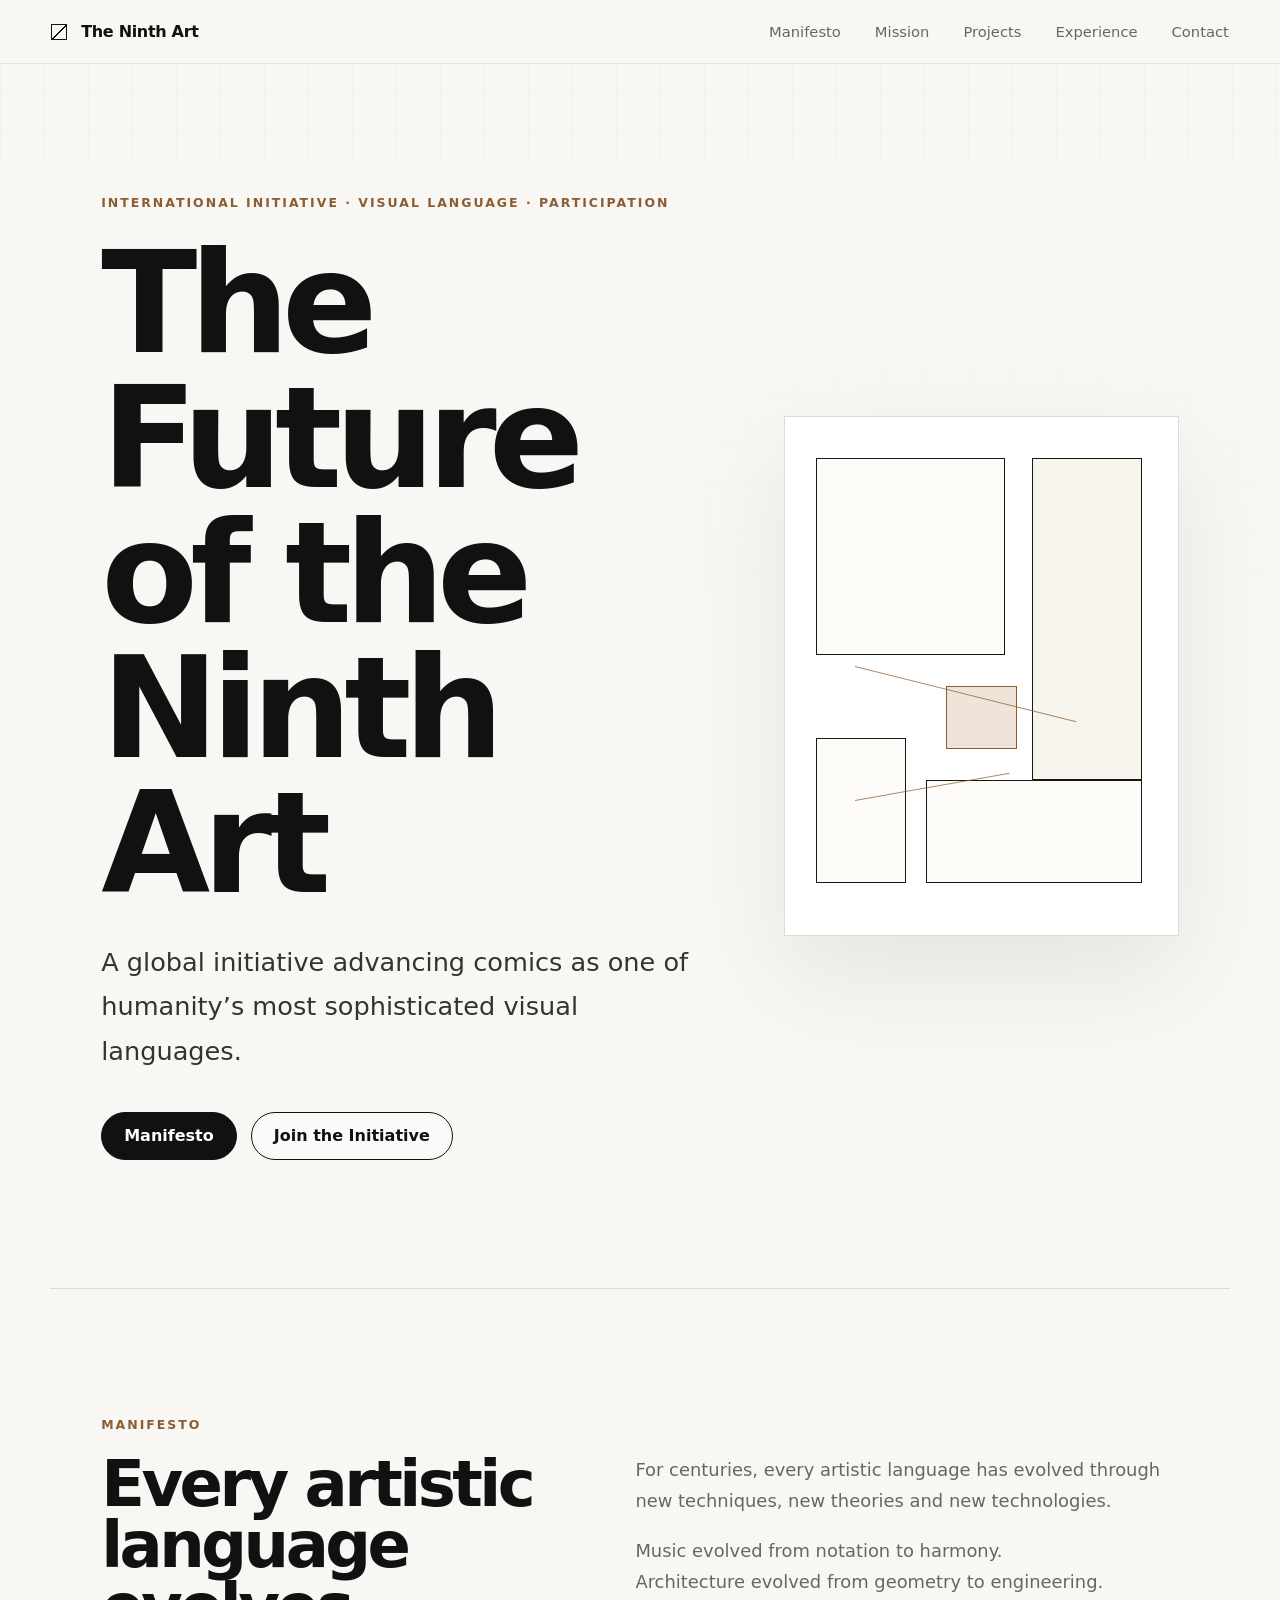
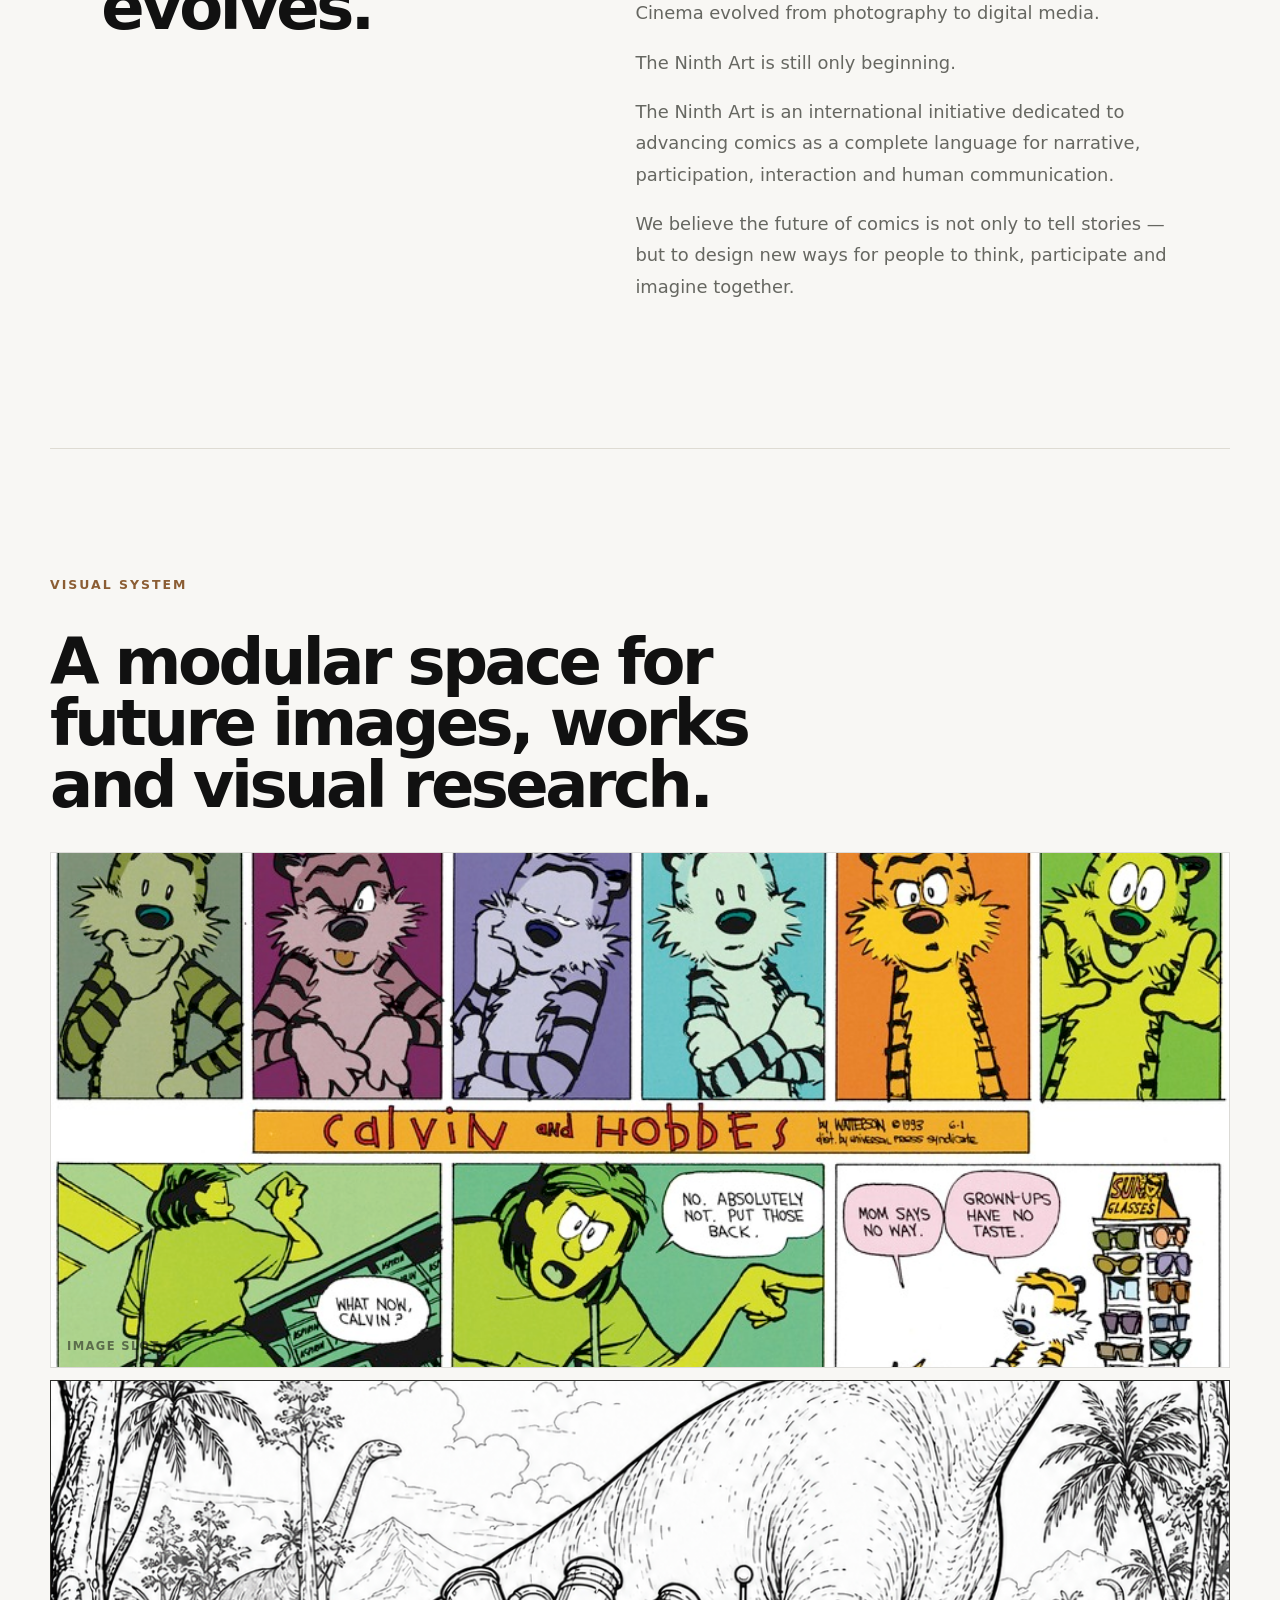
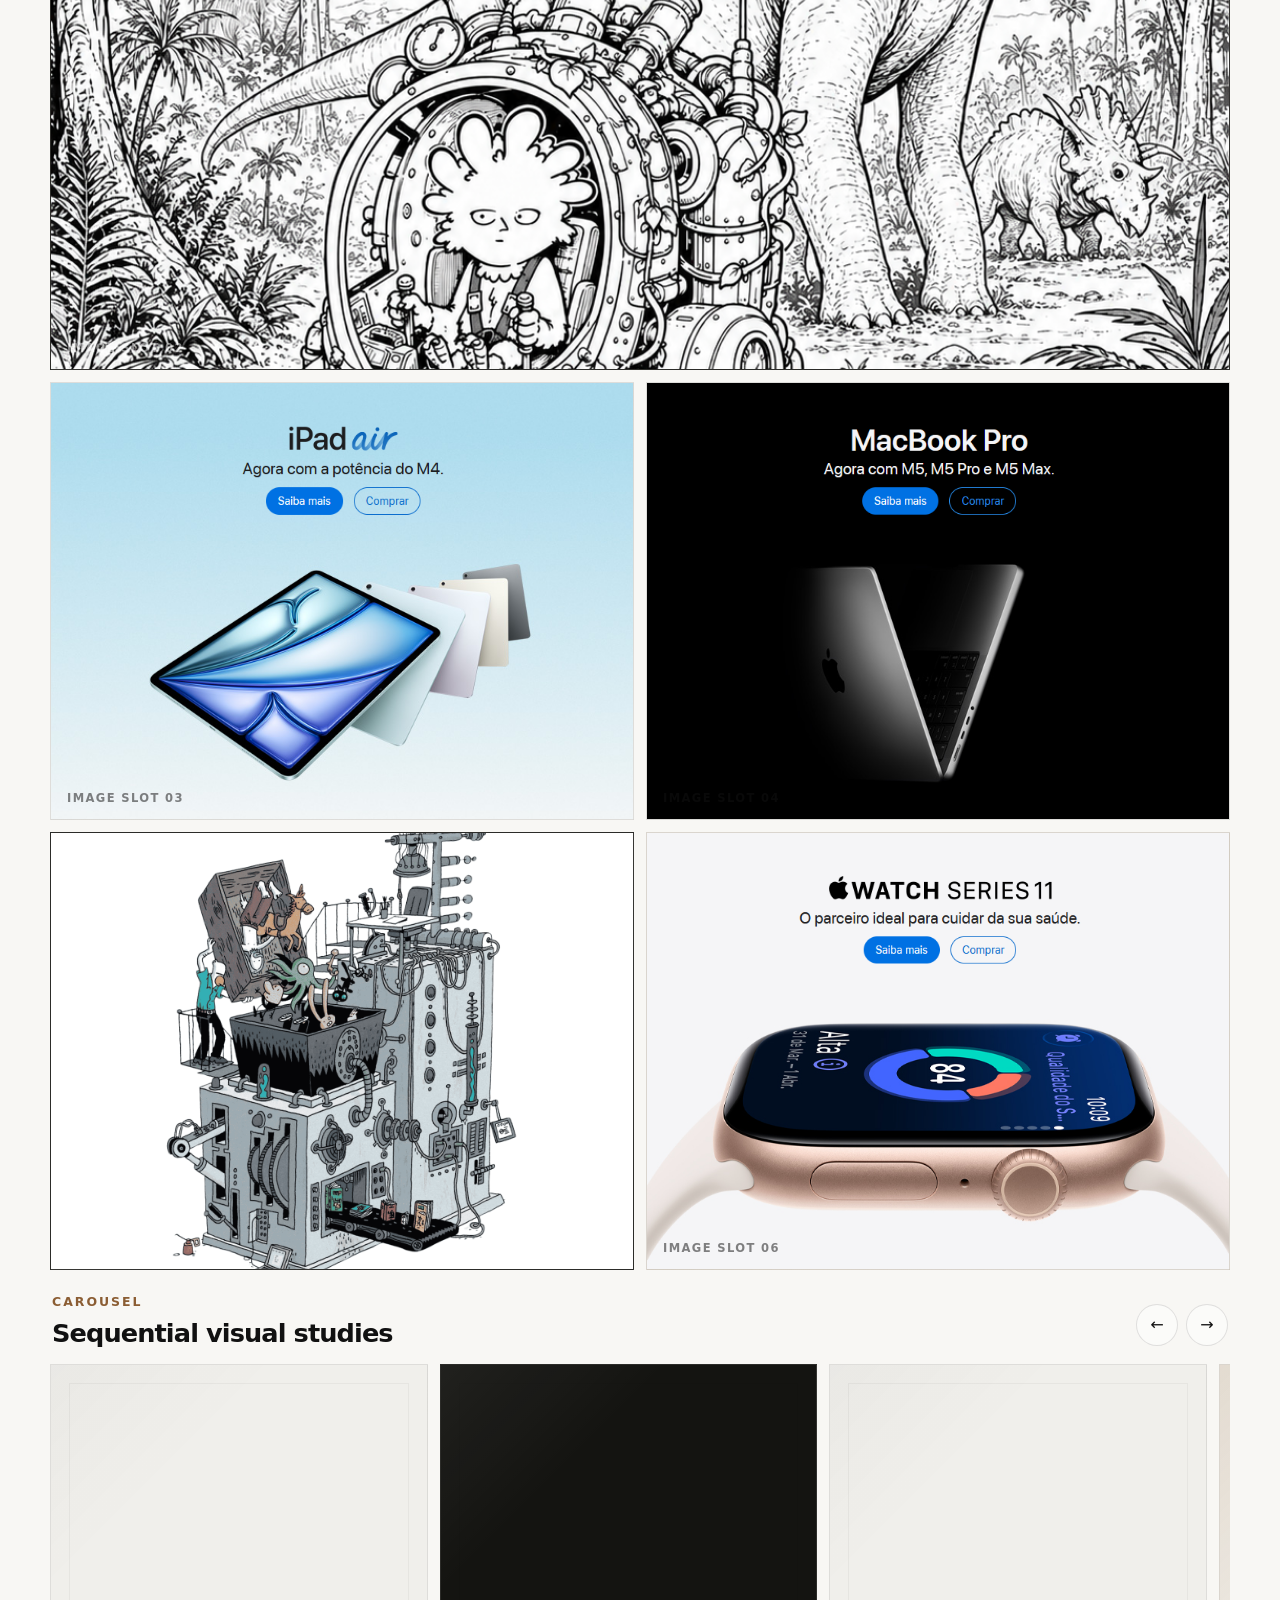
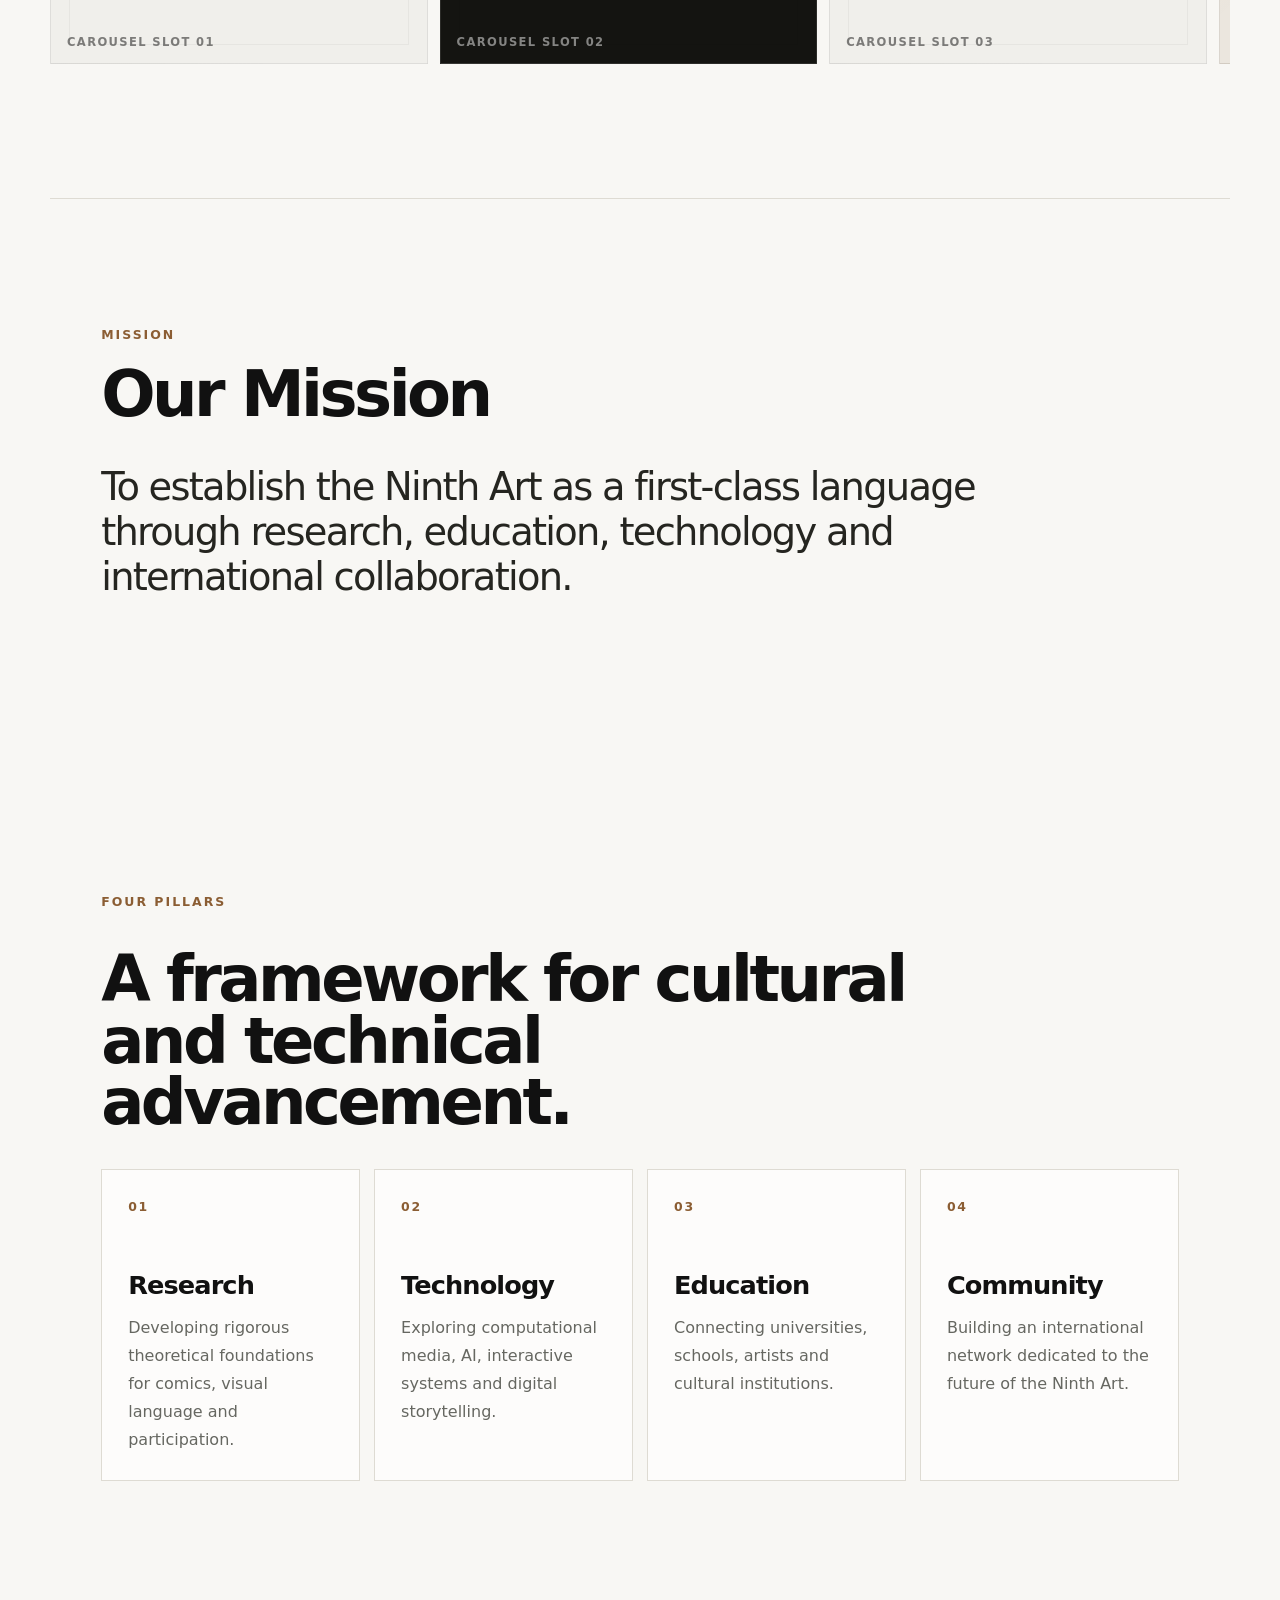
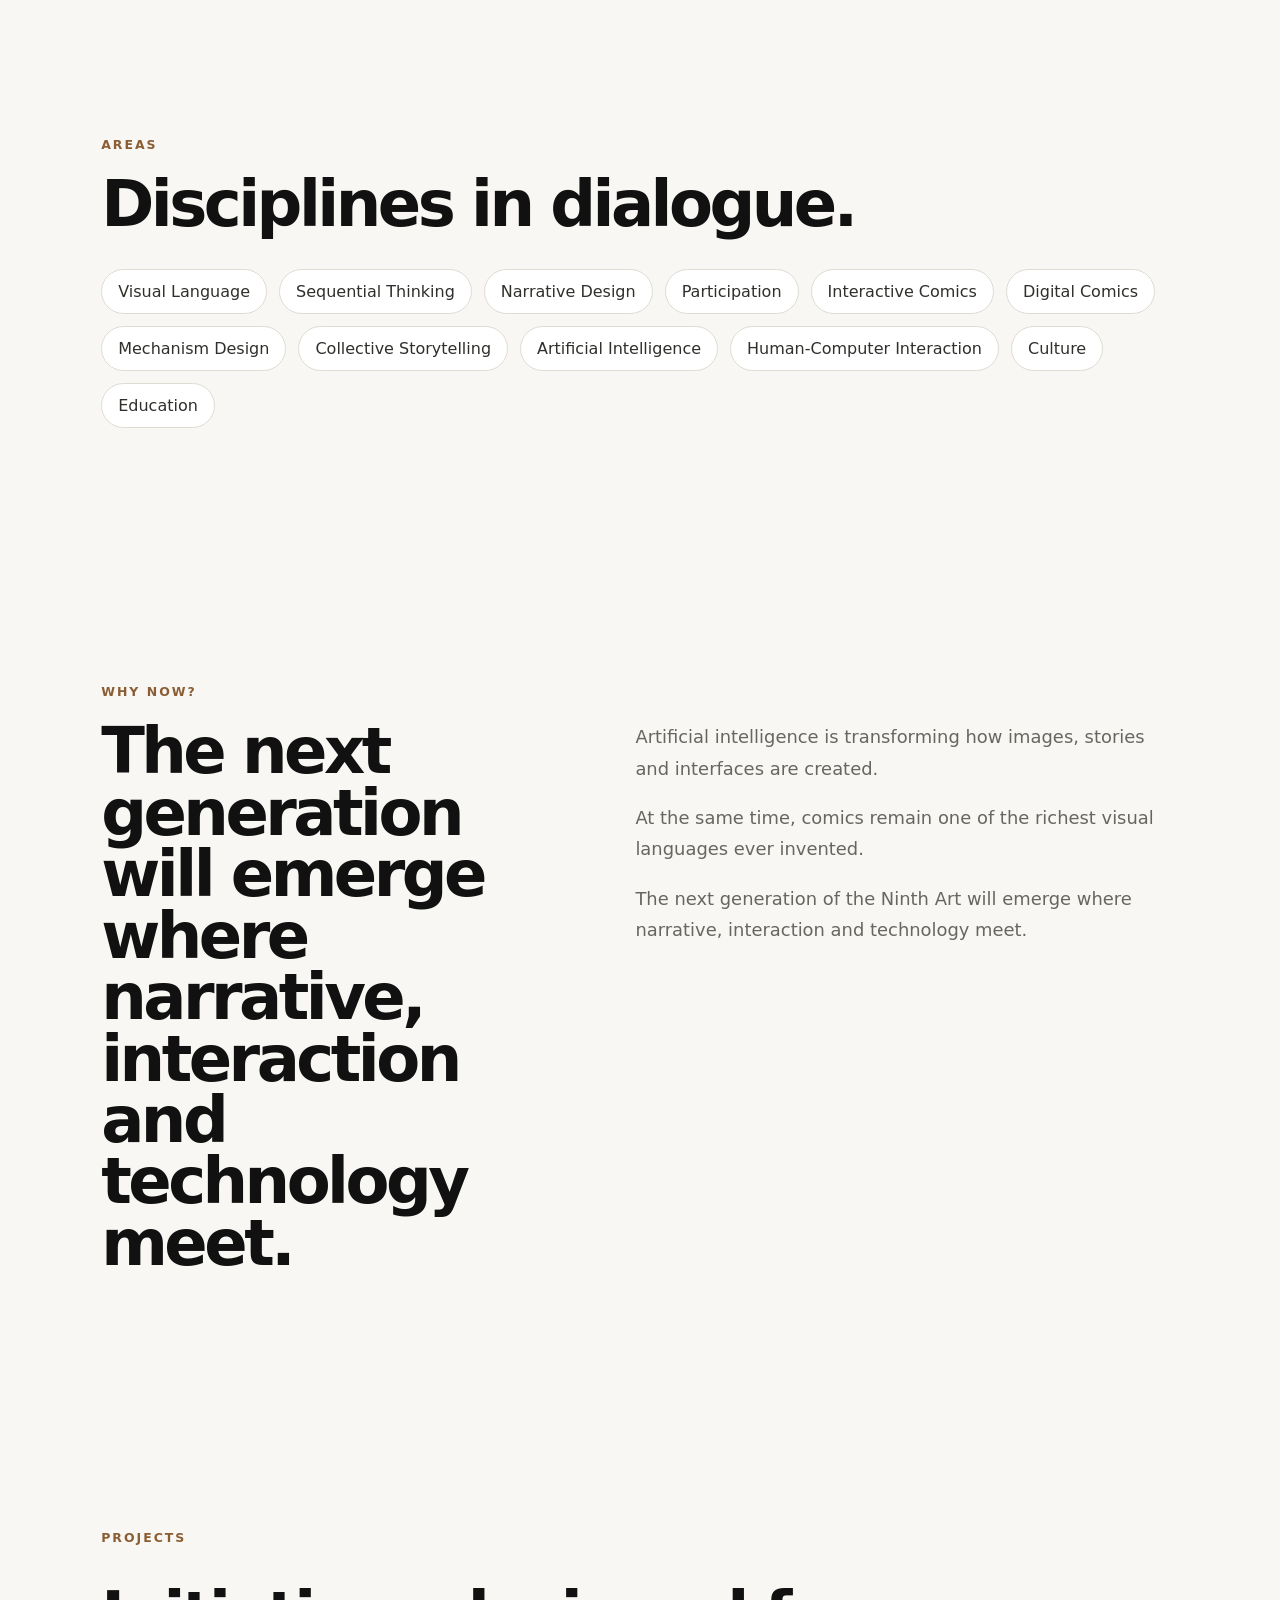
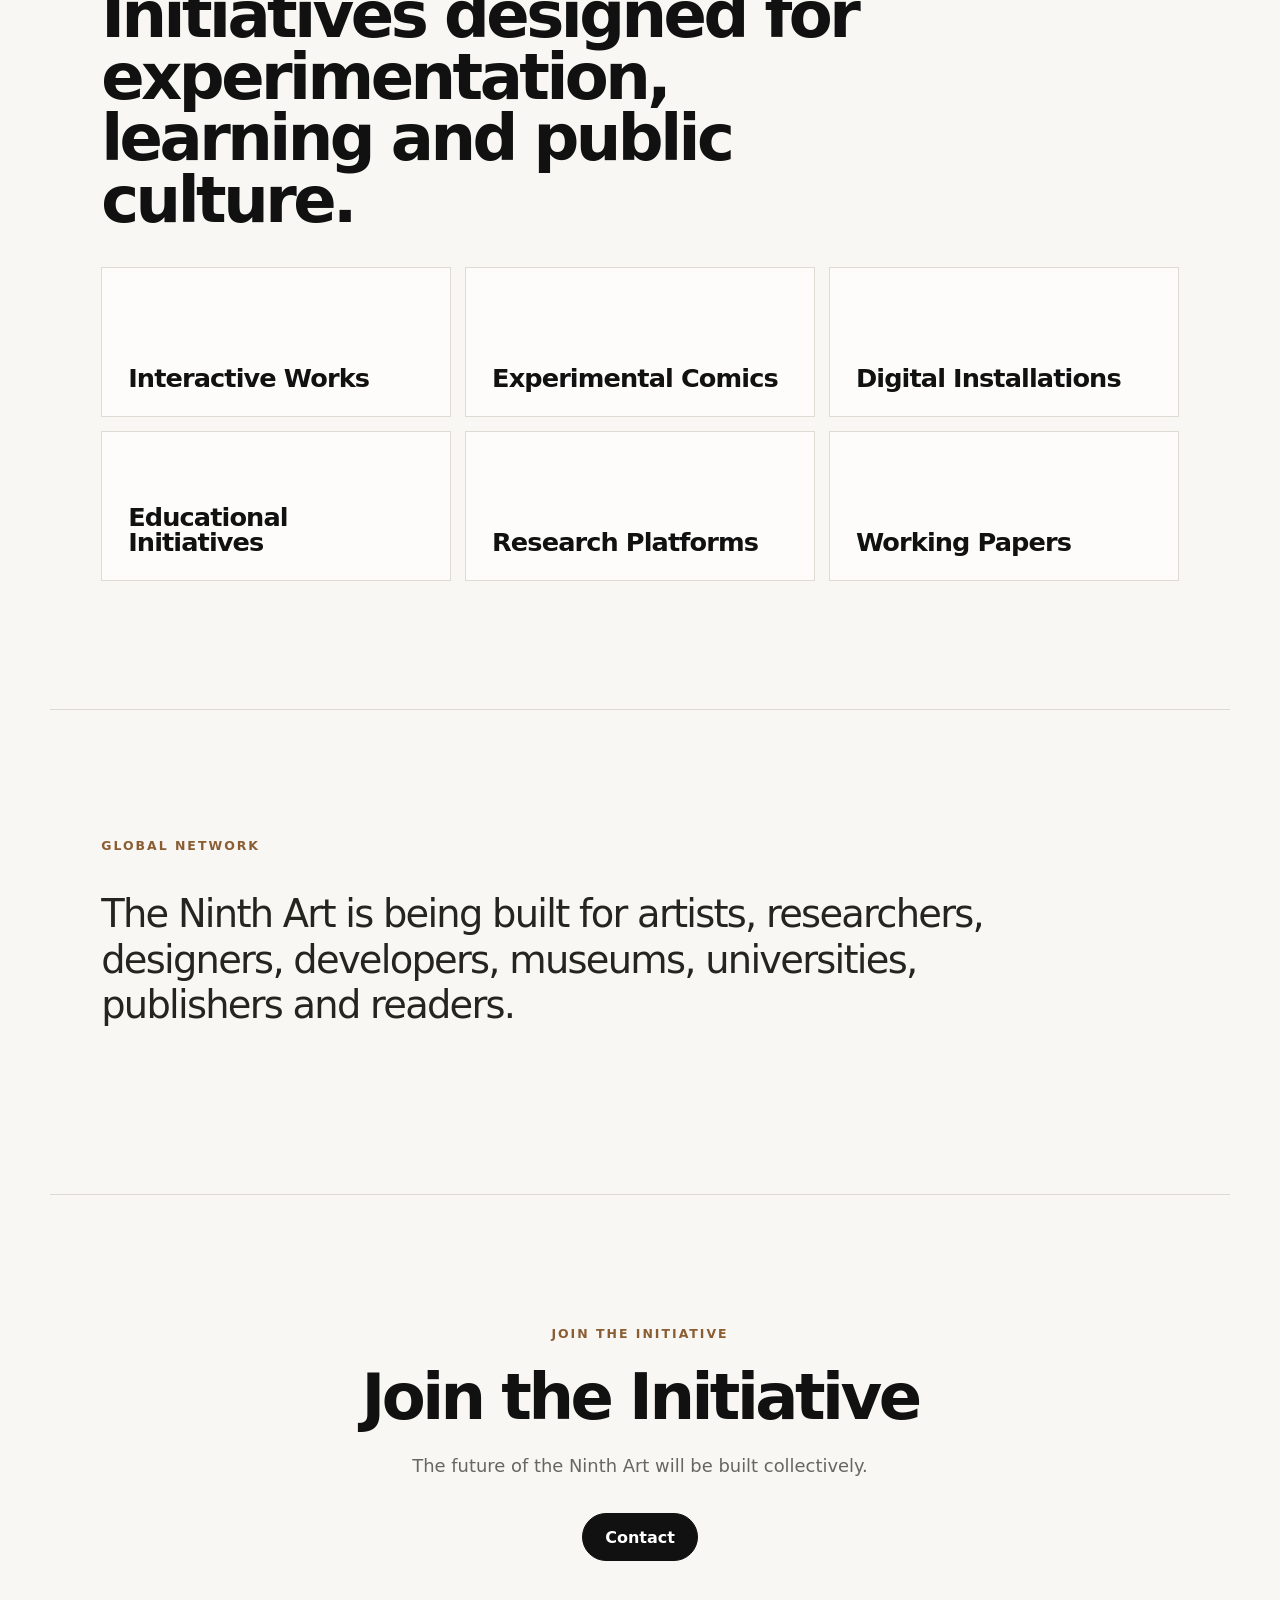
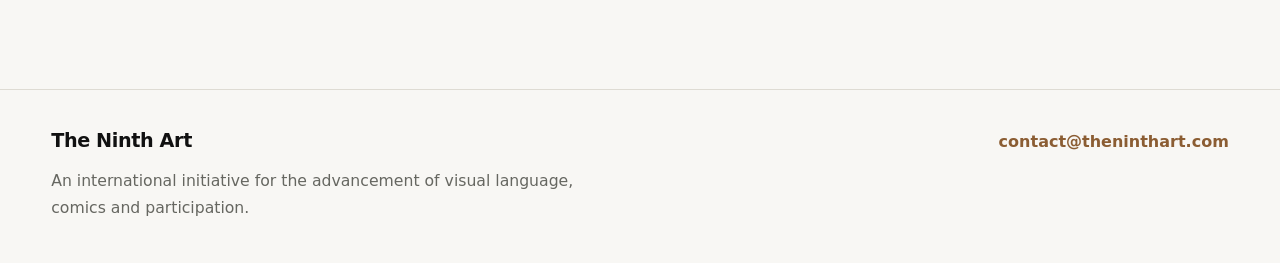
<file: tempo/index.html>
<!doctype html>
<html lang="pt-BR">
  <head>
    <meta charset="utf-8" />
    <meta name="viewport" content="width=device-width, initial-scale=1" />
    <title>Tempo — The Ninth Art</title>
    <meta
      name="description"
      content="Experiência independente do The Ninth Art dedicada à temporalidade e à linguagem dos quadrinhos."
    />
    <meta property="og:title" content="Tempo — The Ninth Art" />
    <meta
      property="og:description"
      content="Experiência independente do The Ninth Art dedicada à temporalidade e à linguagem dos quadrinhos."
    />
    <meta property="og:type" content="website" />
    <meta property="og:url" content="https://www.theninthart.com/tempo/" />
    <meta property="og:image" content="https://www.theninthart.com/tempo/images/imagem013.png" />
    <link rel="canonical" href="https://www.theninthart.com/tempo/" />
    <meta name="theme-color" content="#f8f7f4" />
    <link rel="stylesheet" href="./styles/main.css" />
  </head>
  <body class="page-home page-tempo" data-page="tempo" data-app-scope="tempo">
    <header class="site-header" aria-label="Primary navigation">
      <a class="brand" href="#top" aria-label="The Ninth Art home">
        <span class="brand-mark" aria-hidden="true"></span>
        <span>The Ninth Art</span>
      </a>
      <nav class="nav-links" aria-label="Page sections">
        <a href="#manifesto">Manifesto</a>
        <a href="#mission">Mission</a>
        <a href="#projects">Projects</a>
        <a href="../experience.html">Experience</a>
        <a href="#contact">Contact</a>
      </nav>
    </header>

    <main id="top">
      <section class="hero section-shell">
        <div class="hero-copy reveal">
          <p class="eyebrow">International initiative · Visual language · Participation</p>
          <h1>The Future of the Ninth Art</h1>
          <p class="hero-subtitle">
            A global initiative advancing comics as one of humanity’s most sophisticated visual languages.
          </p>
          <div class="button-row">
            <a class="button button-primary" href="#manifesto">Manifesto</a>
            <a class="button button-secondary" href="#contact">Join the Initiative</a>
          </div>
        </div>

        <div class="sequential-composition reveal" aria-label="Abstract composition inspired by comic panels, gutters and sequential structures">
          <div class="panel panel-large"></div>
          <div class="panel panel-tall"></div>
          <div class="panel panel-small"></div>
          <div class="panel panel-wide"></div>
          <div class="panel panel-accent"></div>
          <div class="flow-line flow-one"></div>
          <div class="flow-line flow-two"></div>
        </div>
      </section>

      <section id="manifesto" class="manifesto section-shell reveal">
        <div class="section-kicker">Manifesto</div>
        <div class="manifesto-grid">
          <h2>Every artistic language evolves.</h2>
          <div class="prose">
            <p>For centuries, every artistic language has evolved through new techniques, new theories and new technologies.</p>
            <p>Music evolved from notation to harmony.<br />Architecture evolved from geometry to engineering.<br />Cinema evolved from photography to digital media.</p>
            <p>The Ninth Art is still only beginning.</p>
            <p>The Ninth Art is an international initiative dedicated to advancing comics as a complete language for narrative, participation, interaction and human communication.</p>
            <p>We believe the future of comics is not only to tell stories — but to design new ways for people to think, participate and imagine together.</p>
          </div>
        </div>
      </section>

      <section class="visual-system section-shell reveal" aria-labelledby="visual-system-title">
        <div class="section-heading">
          <div class="section-kicker">Visual System</div>
          <h2 id="visual-system-title">A modular space for future images, works and visual research.</h2>
        </div>

        <div class="apple-like-grid">
          <figure class="image-slot visual-slot-large">
            <img src="./images/imagem013.png" alt="" />
            <figcaption>Image Slot 01</figcaption>
          </figure>

          <figure class="image-slot visual-slot-wide image-slot-dark">
            <img src="./images/imagem010.png" alt="" />
            <figcaption>Image Slot 02</figcaption>
          </figure>

          <div class="visual-two-column">
            <figure class="image-slot visual-slot-half">
              <img src="./images/imagem1.png" alt="" />
              <figcaption>Image Slot 03</figcaption>
            </figure>
            <figure class="image-slot visual-slot-half">
              <img src="./images/imagem2.png" alt="" />
              <figcaption>Image Slot 04</figcaption>
            </figure>
          </div>

          <div class="visual-two-column">
            <figure class="image-slot visual-slot-half image-slot-dark">
              <img src="./images/imagem014.png" alt="" />
              <figcaption>Image Slot 05</figcaption>
            </figure>
            <figure class="image-slot visual-slot-half image-slot-soft">
              <img src="./images/imagem4.png" alt="" />
              <figcaption>Image Slot 06</figcaption>
            </figure>
          </div>

          <div class="visual-carousel-shell">
            <div class="visual-carousel-header">
              <div>
                <div class="section-kicker">Carousel</div>
                <h3>Sequential visual studies</h3>
              </div>
              <div class="visual-carousel-controls">
                <button class="carousel-button" data-carousel-prev aria-label="Previous visual">←</button>
                <button class="carousel-button" data-carousel-next aria-label="Next visual">→</button>
              </div>
            </div>

            <div class="visual-carousel" data-visual-carousel>
              <figure class="image-slot visual-carousel-item"><figcaption>Carousel Slot 01</figcaption></figure>
              <figure class="image-slot visual-carousel-item image-slot-dark"><figcaption>Carousel Slot 02</figcaption></figure>
              <figure class="image-slot visual-carousel-item"><figcaption>Carousel Slot 03</figcaption></figure>
              <figure class="image-slot visual-carousel-item image-slot-soft"><figcaption>Carousel Slot 04</figcaption></figure>
              <figure class="image-slot visual-carousel-item image-slot-dark"><figcaption>Carousel Slot 05</figcaption></figure>
              <figure class="image-slot visual-carousel-item"><figcaption>Carousel Slot 06</figcaption></figure>
            </div>
          </div>
        </div>
      </section>

      <section id="mission" class="mission section-shell reveal">
        <div class="section-kicker">Mission</div>
        <h2>Our Mission</h2>
        <p class="large-text">To establish the Ninth Art as a first-class language through research, education, technology and international collaboration.</p>
      </section>

      <section class="pillars section-shell" aria-labelledby="pillars-title">
        <div class="section-heading reveal">
          <div class="section-kicker">Four Pillars</div>
          <h2 id="pillars-title">A framework for cultural and technical advancement.</h2>
        </div>
        <div class="card-grid">
          <article class="card reveal"><span>01</span><h3>Research</h3><p>Developing rigorous theoretical foundations for comics, visual language and participation.</p></article>
          <article class="card reveal"><span>02</span><h3>Technology</h3><p>Exploring computational media, AI, interactive systems and digital storytelling.</p></article>
          <article class="card reveal"><span>03</span><h3>Education</h3><p>Connecting universities, schools, artists and cultural institutions.</p></article>
          <article class="card reveal"><span>04</span><h3>Community</h3><p>Building an international network dedicated to the future of the Ninth Art.</p></article>
        </div>
      </section>

      <section class="areas section-shell reveal" aria-labelledby="areas-title">
        <div class="section-kicker">Areas</div>
        <h2 id="areas-title">Disciplines in dialogue.</h2>
        <div class="tag-cloud" aria-label="Areas of work">
          <span>Visual Language</span><span>Sequential Thinking</span><span>Narrative Design</span><span>Participation</span><span>Interactive Comics</span><span>Digital Comics</span><span>Mechanism Design</span><span>Collective Storytelling</span><span>Artificial Intelligence</span><span>Human-Computer Interaction</span><span>Culture</span><span>Education</span>
        </div>
      </section>

      <section class="why-now section-shell reveal">
        <div class="section-kicker">Why Now?</div>
        <div class="split-section">
          <h2>The next generation will emerge where narrative, interaction and technology meet.</h2>
          <div class="prose">
            <p>Artificial intelligence is transforming how images, stories and interfaces are created.</p>
            <p>At the same time, comics remain one of the richest visual languages ever invented.</p>
            <p>The next generation of the Ninth Art will emerge where narrative, interaction and technology meet.</p>
          </div>
        </div>
      </section>

      <section id="projects" class="projects section-shell" aria-labelledby="projects-title">
        <div class="section-heading reveal">
          <div class="section-kicker">Projects</div>
          <h2 id="projects-title">Initiatives designed for experimentation, learning and public culture.</h2>
        </div>
        <div class="project-list">
          <article class="project-card reveal"><h3>Interactive Works</h3></article>
          <article class="project-card reveal"><h3>Experimental Comics</h3></article>
          <article class="project-card reveal"><h3>Digital Installations</h3></article>
          <article class="project-card reveal"><h3>Educational Initiatives</h3></article>
          <article class="project-card reveal"><h3>Research Platforms</h3></article>
          <article class="project-card reveal"><h3>Working Papers</h3></article>
        </div>
      </section>

      <section class="network section-shell reveal">
        <div class="section-kicker">Global Network</div>
        <p class="large-text">The Ninth Art is being built for artists, researchers, designers, developers, museums, universities, publishers and readers.</p>
      </section>

      <section id="contact" class="final-cta section-shell reveal">
        <p class="eyebrow">Join the Initiative</p>
        <h2>Join the Initiative</h2>
        <p>The future of the Ninth Art will be built collectively.</p>
        <a class="button button-primary" href="mailto:contact@theninthart.com">Contact</a>
      </section>
    </main>

    <footer class="site-footer">
      <div>
        <h2>The Ninth Art</h2>
        <p>An international initiative for the advancement of visual language, comics and participation.</p>
      </div>
      <a href="mailto:contact@theninthart.com">contact@theninthart.com</a>
    </footer>

    <script src="./scripts/main.js" defer></script>
  </body>
</html>
</file>
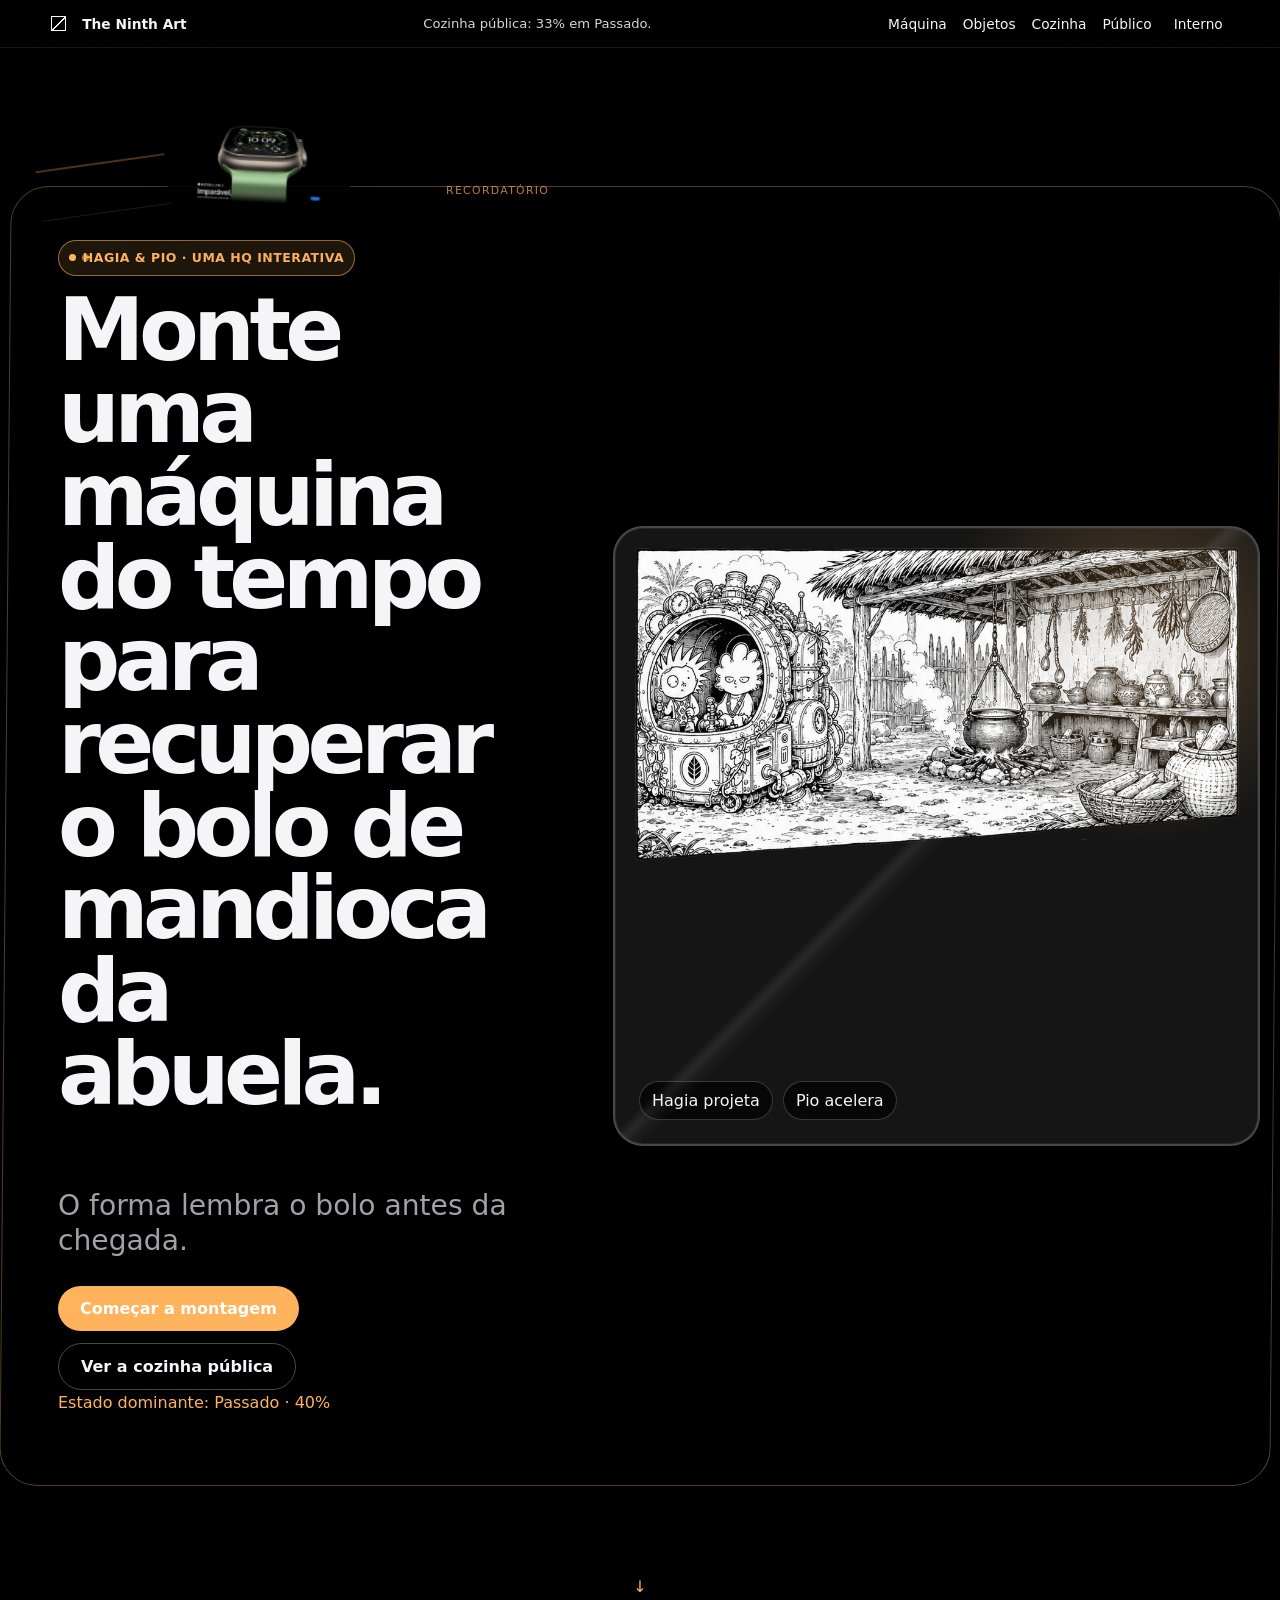
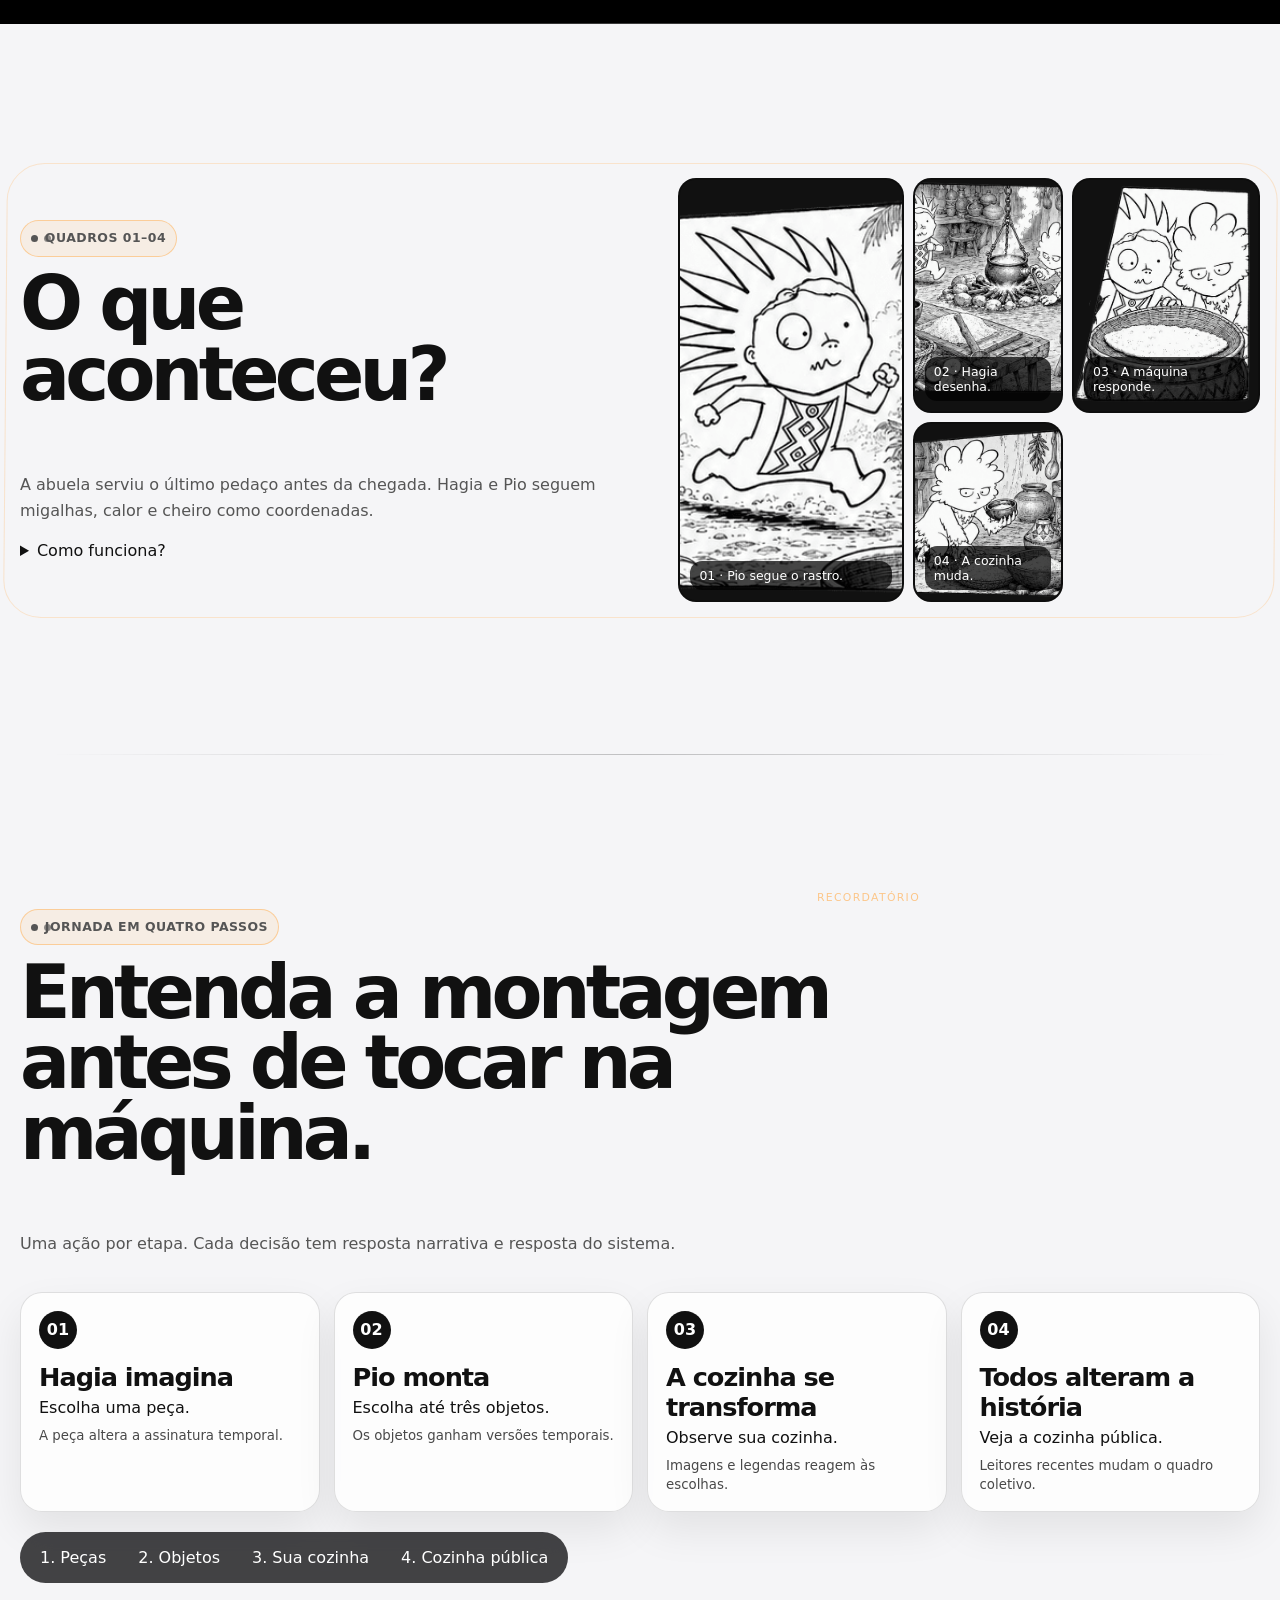
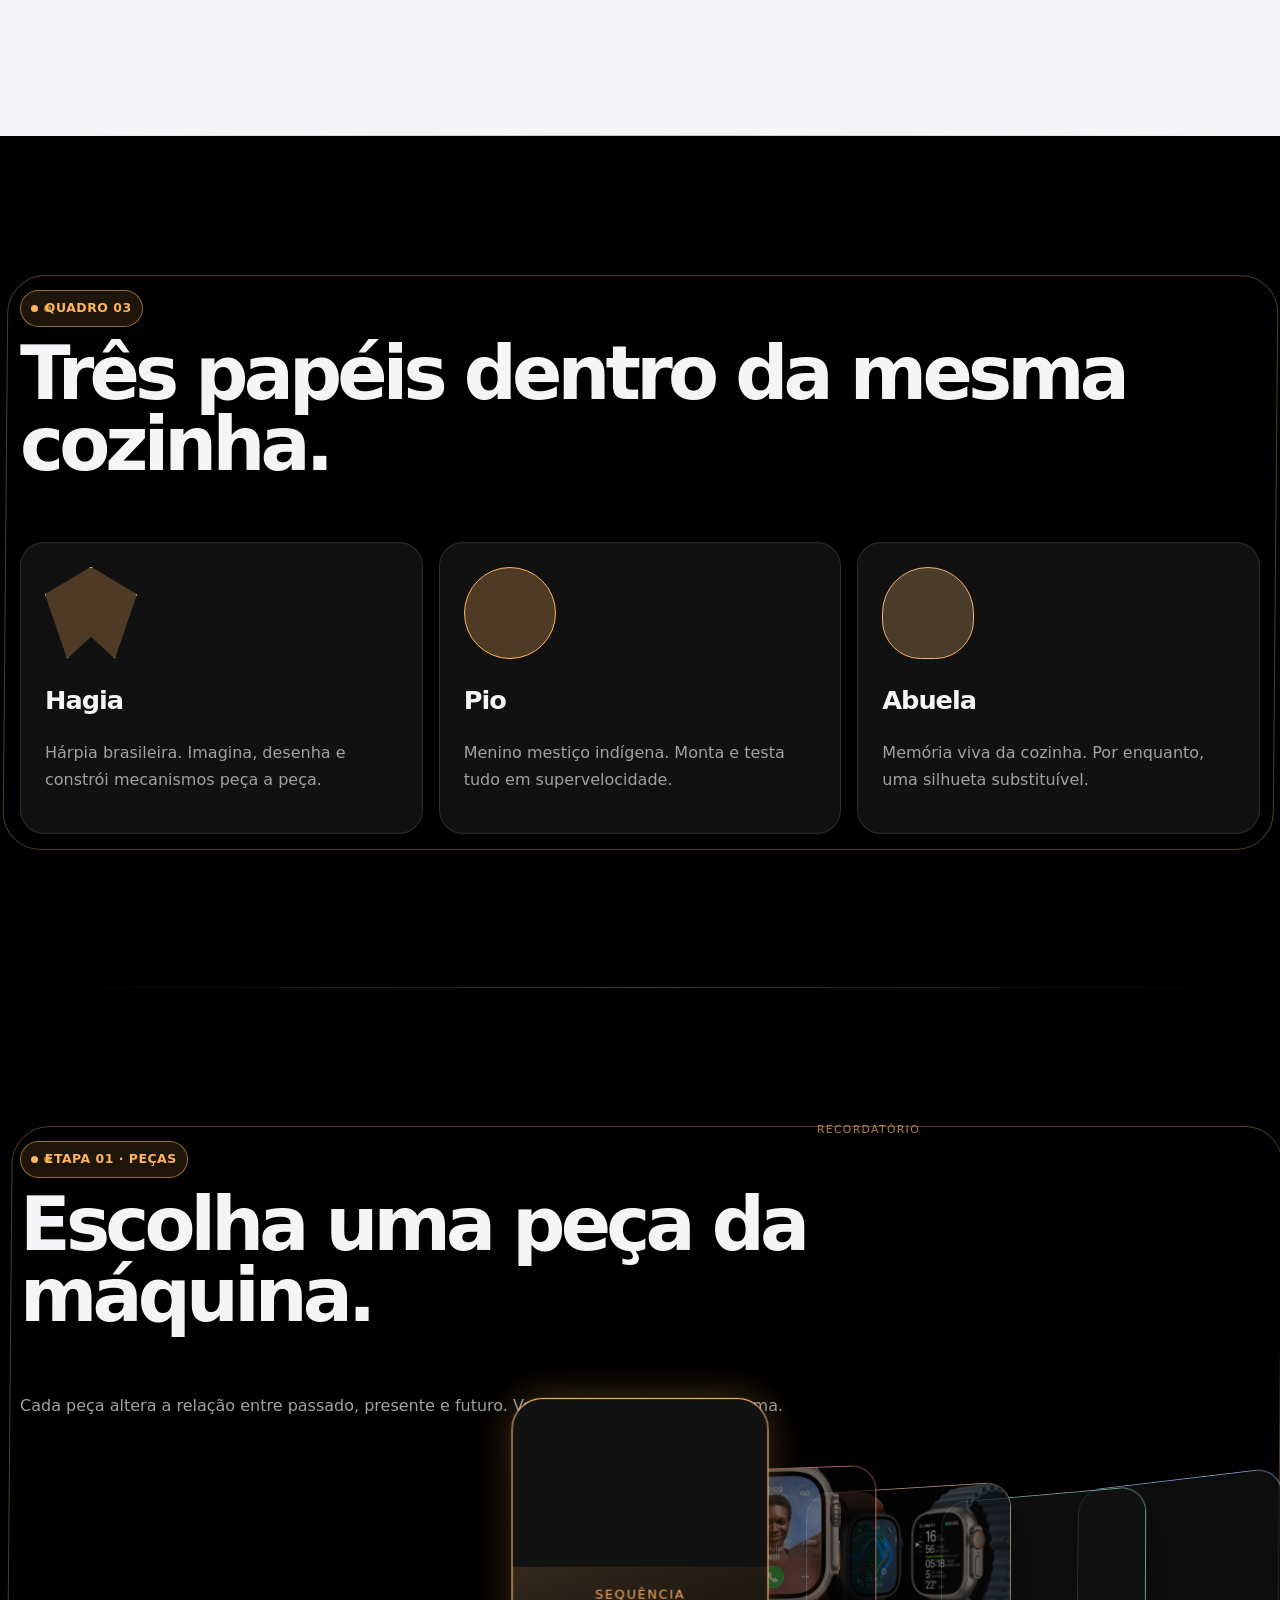
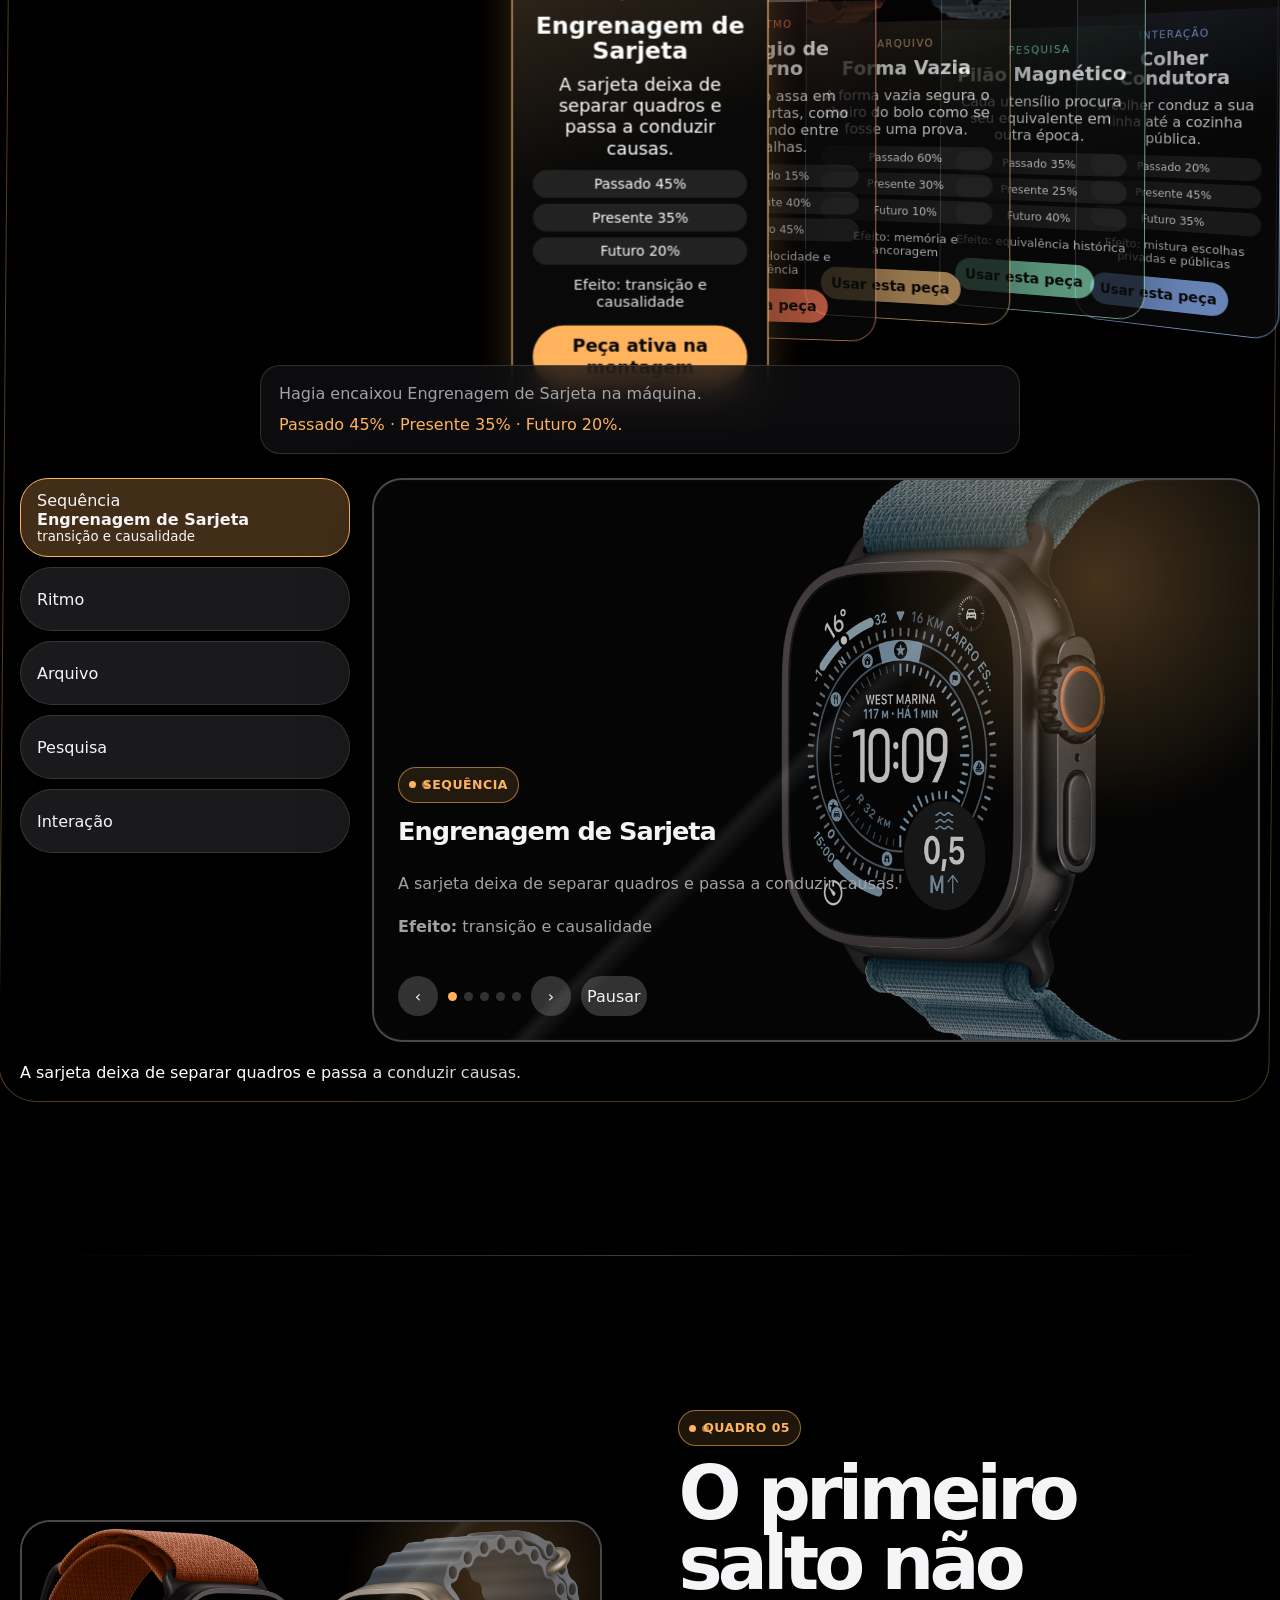
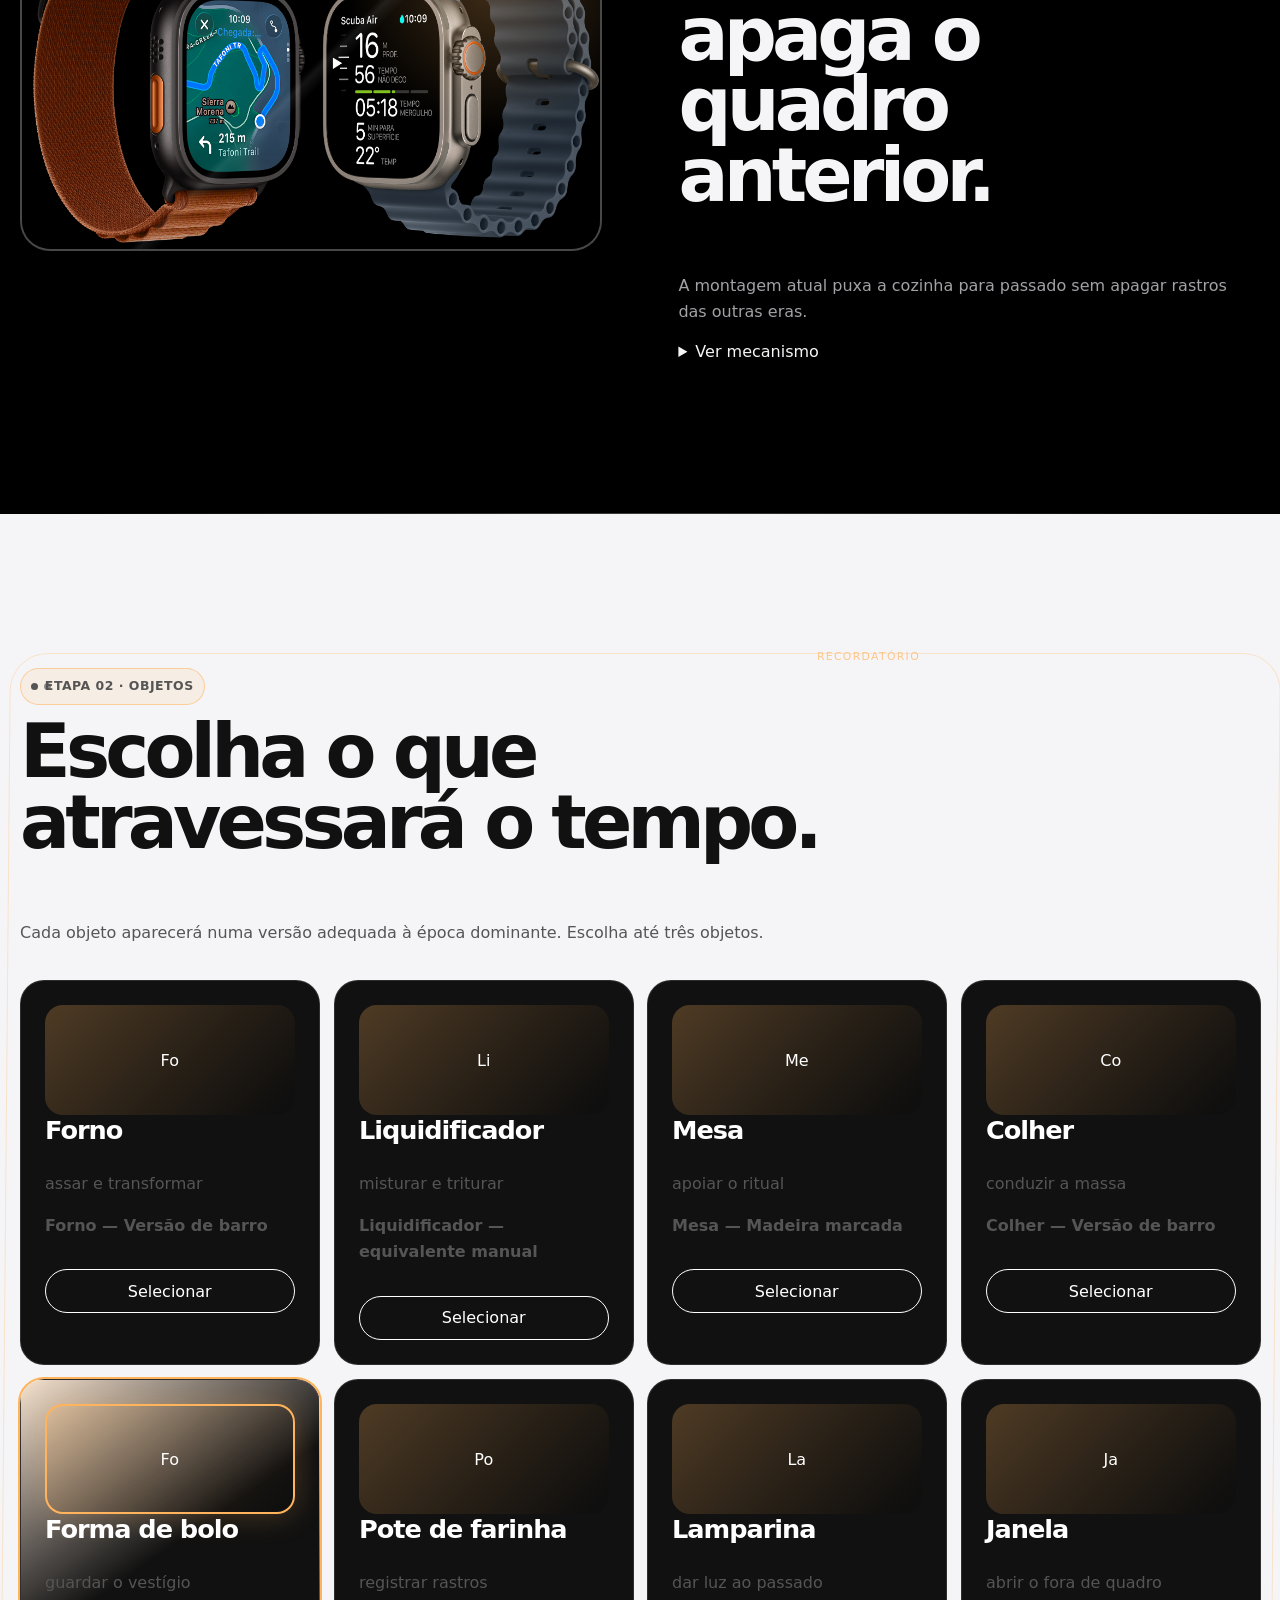
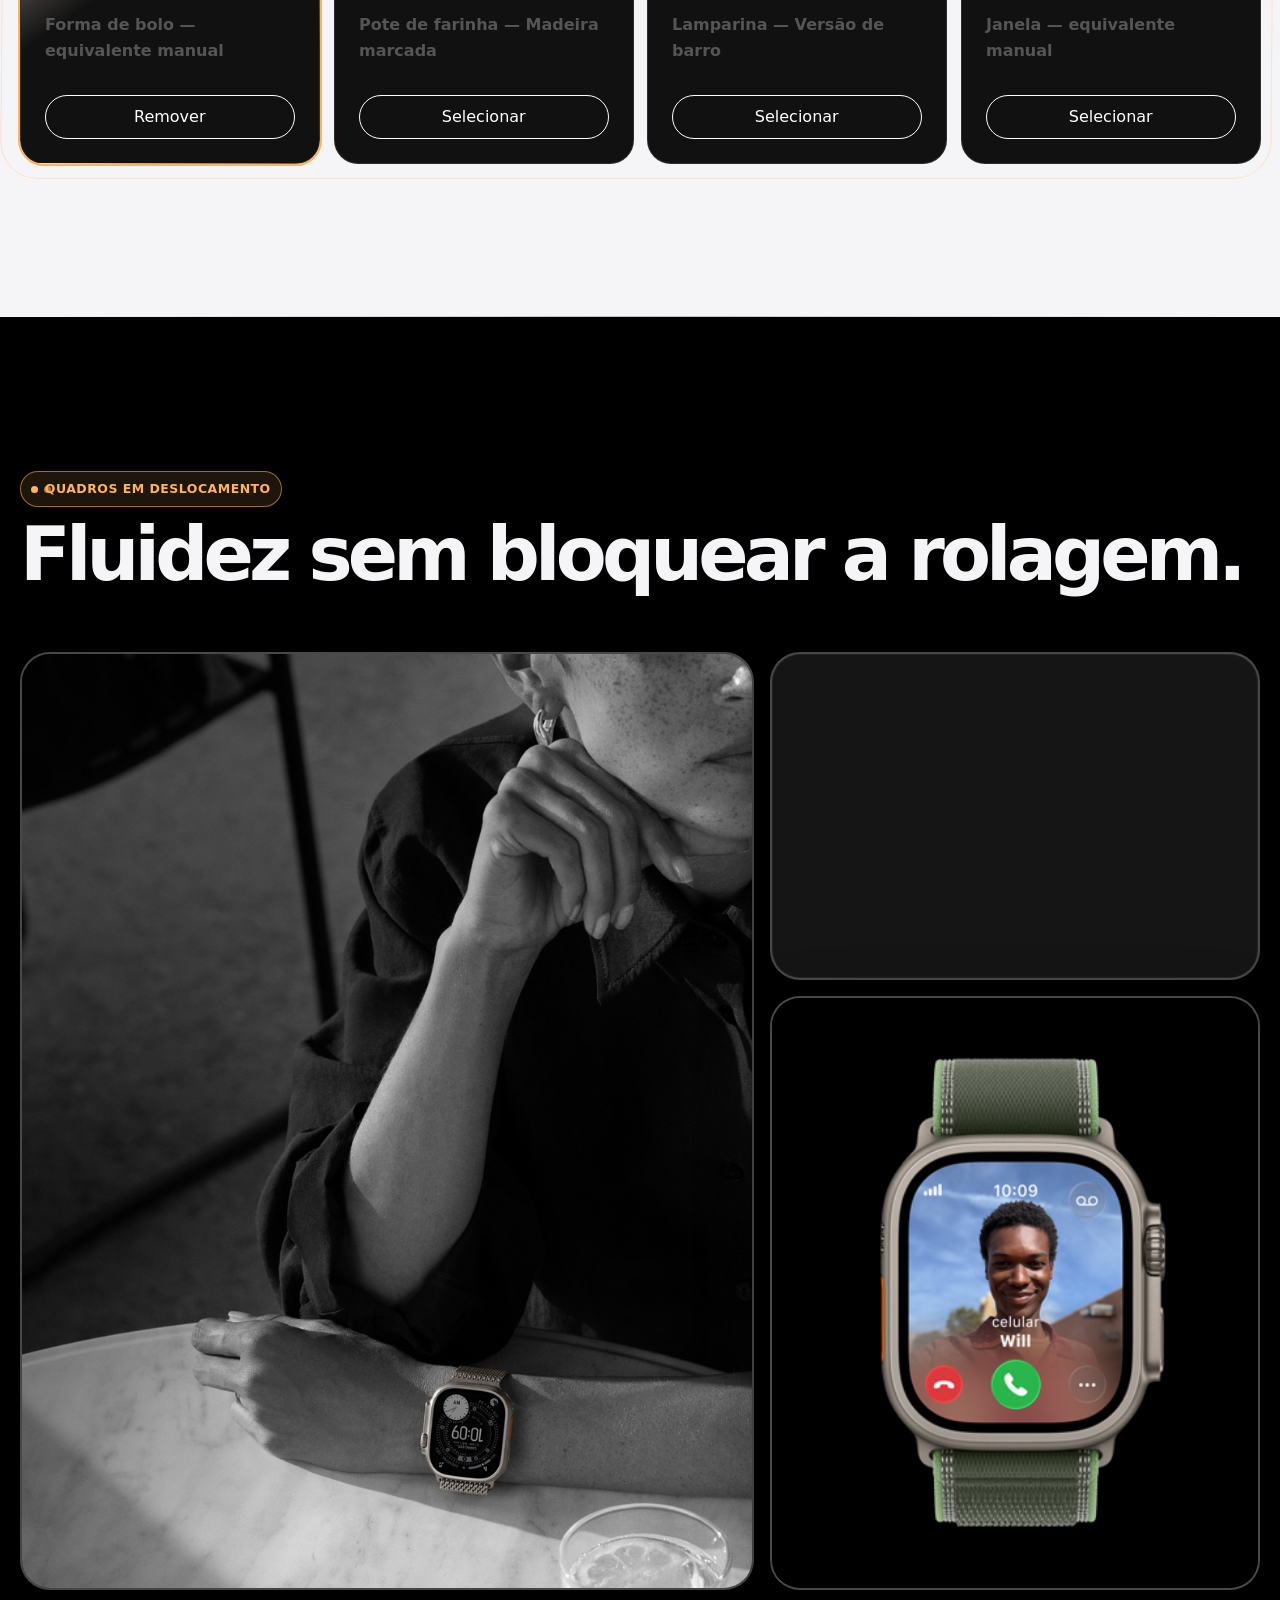
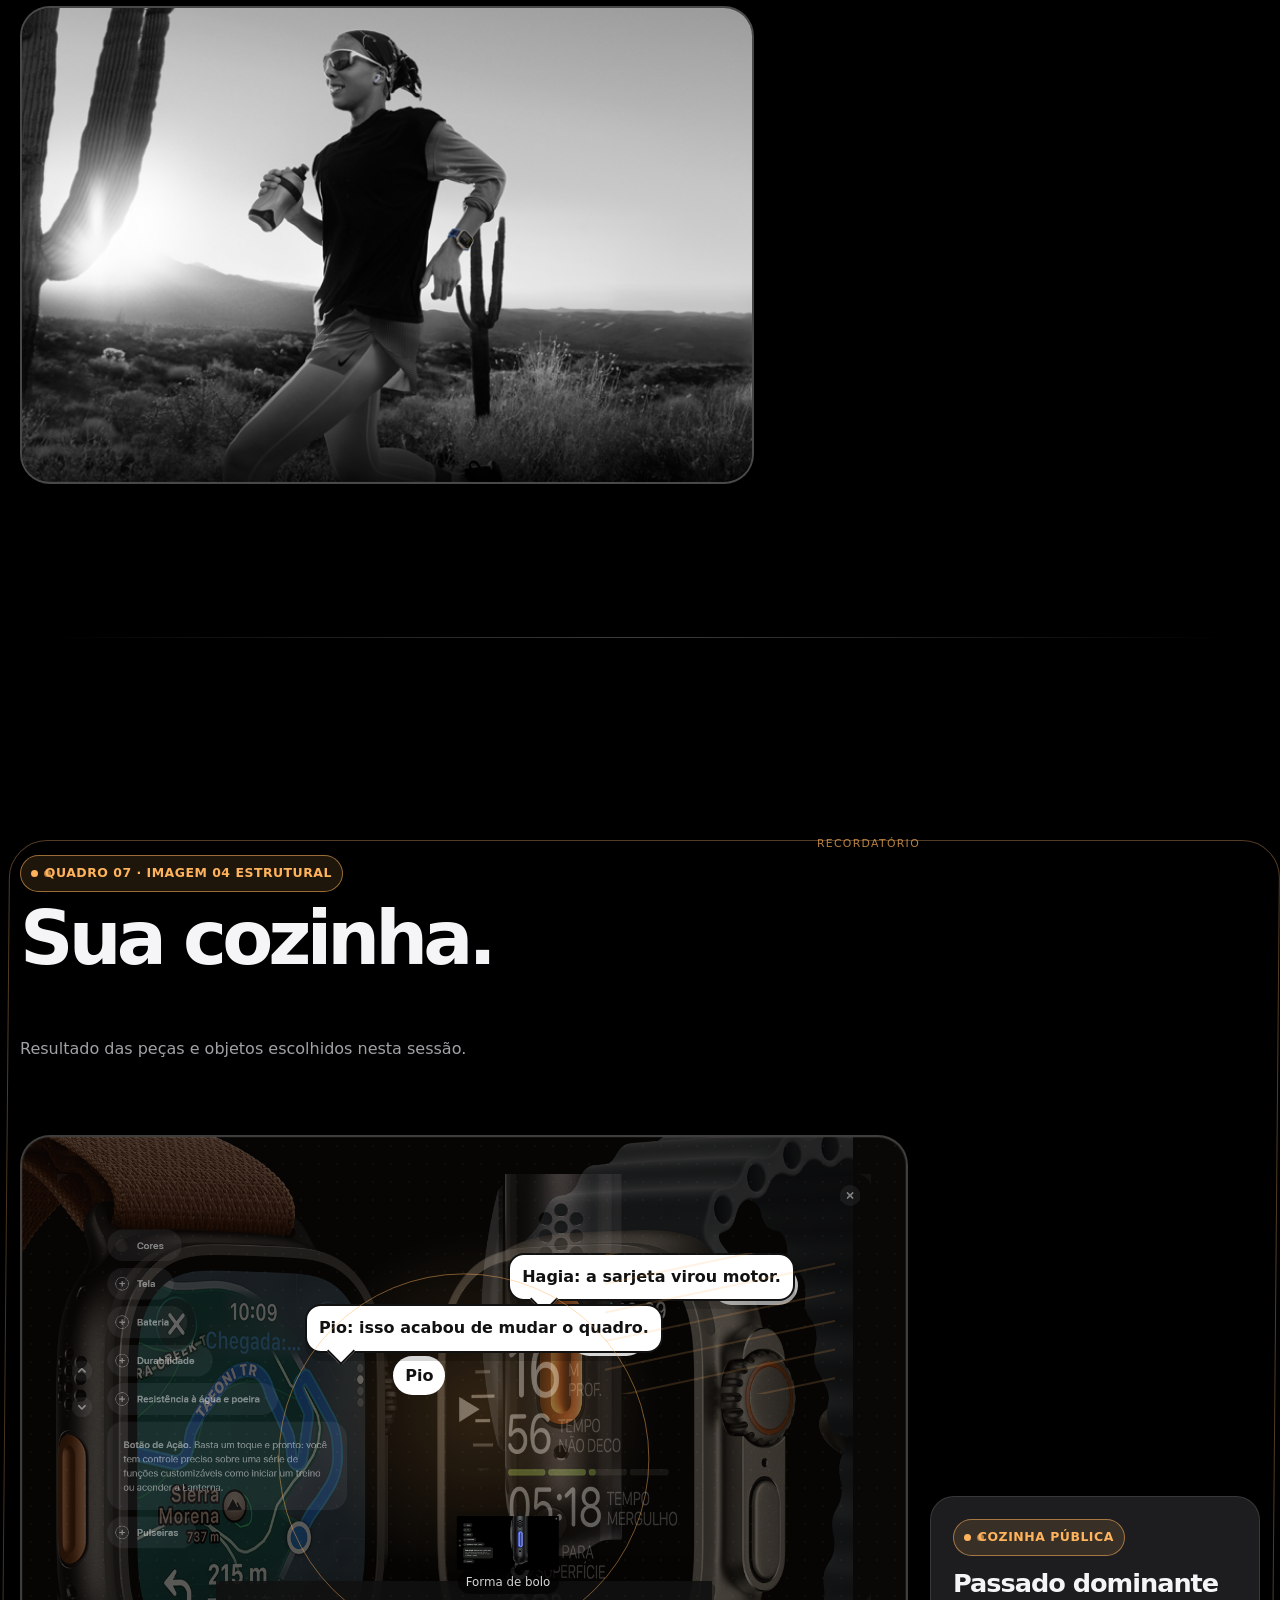
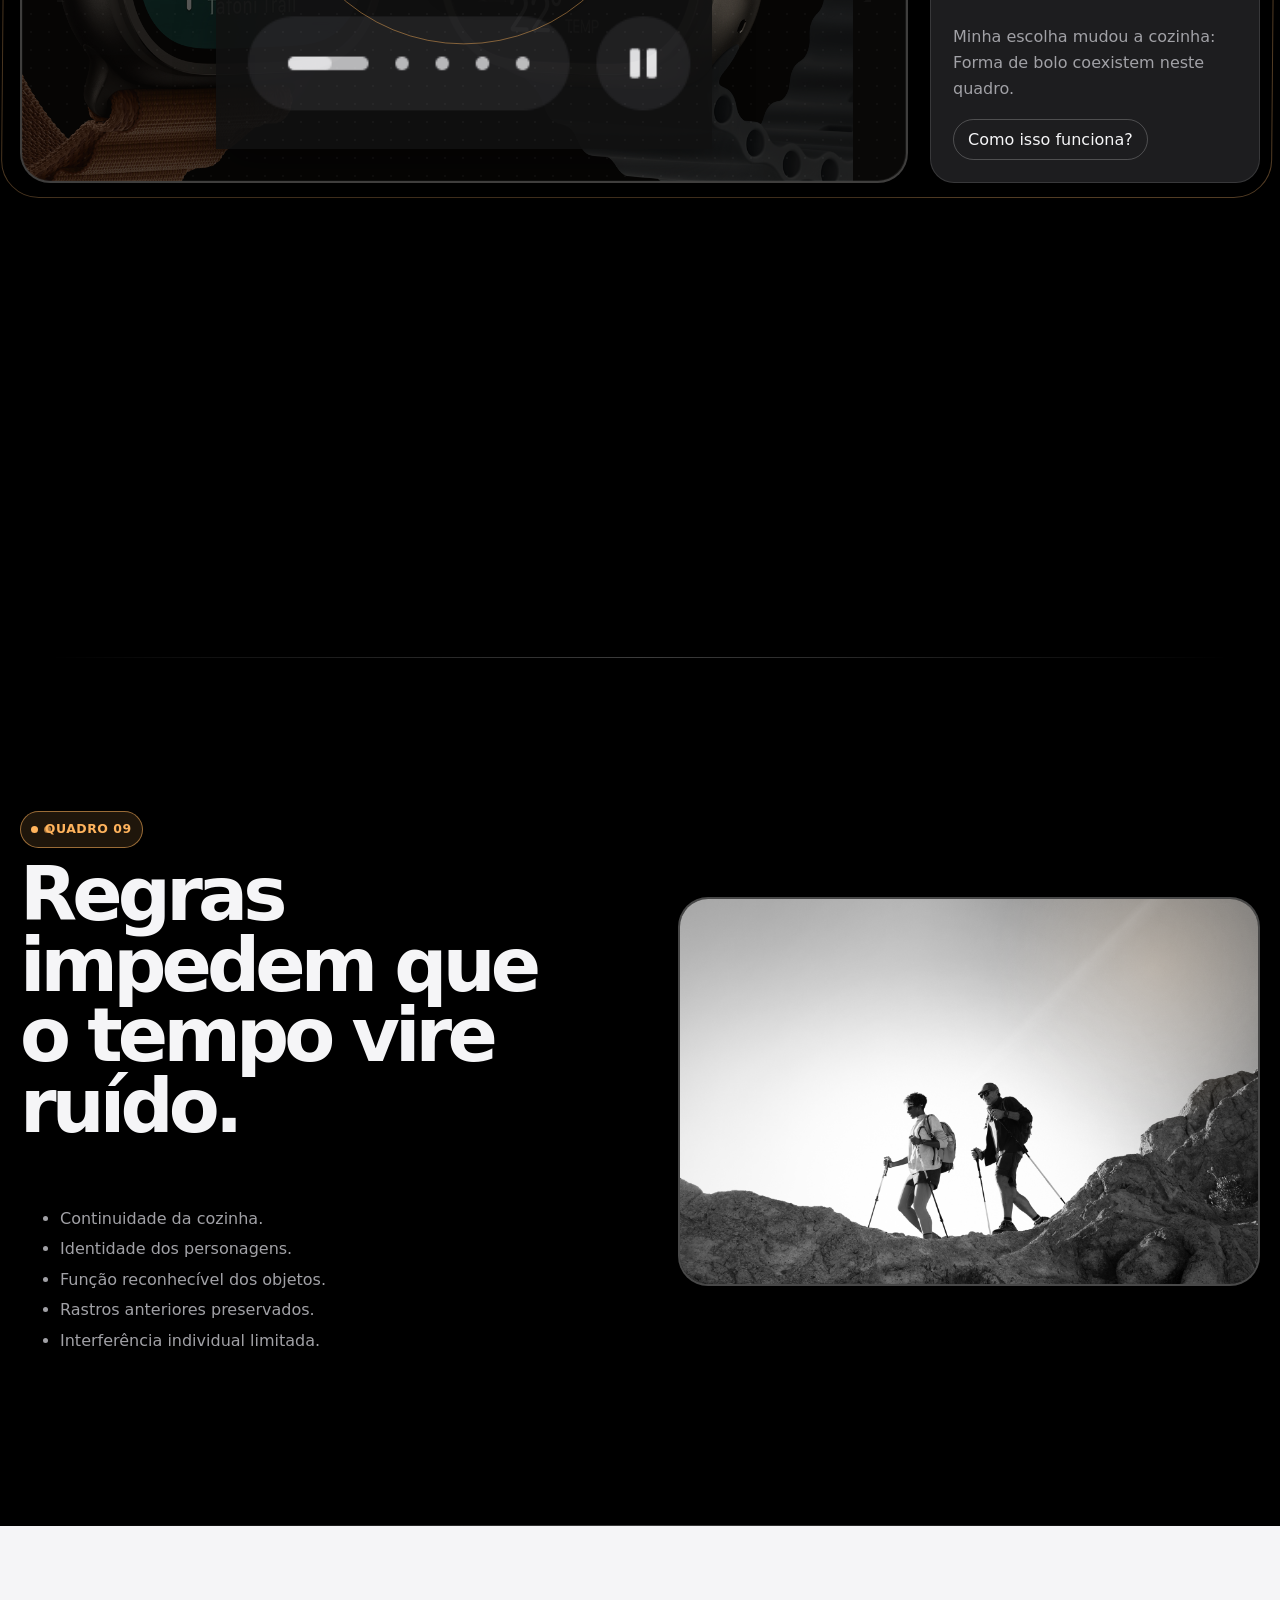
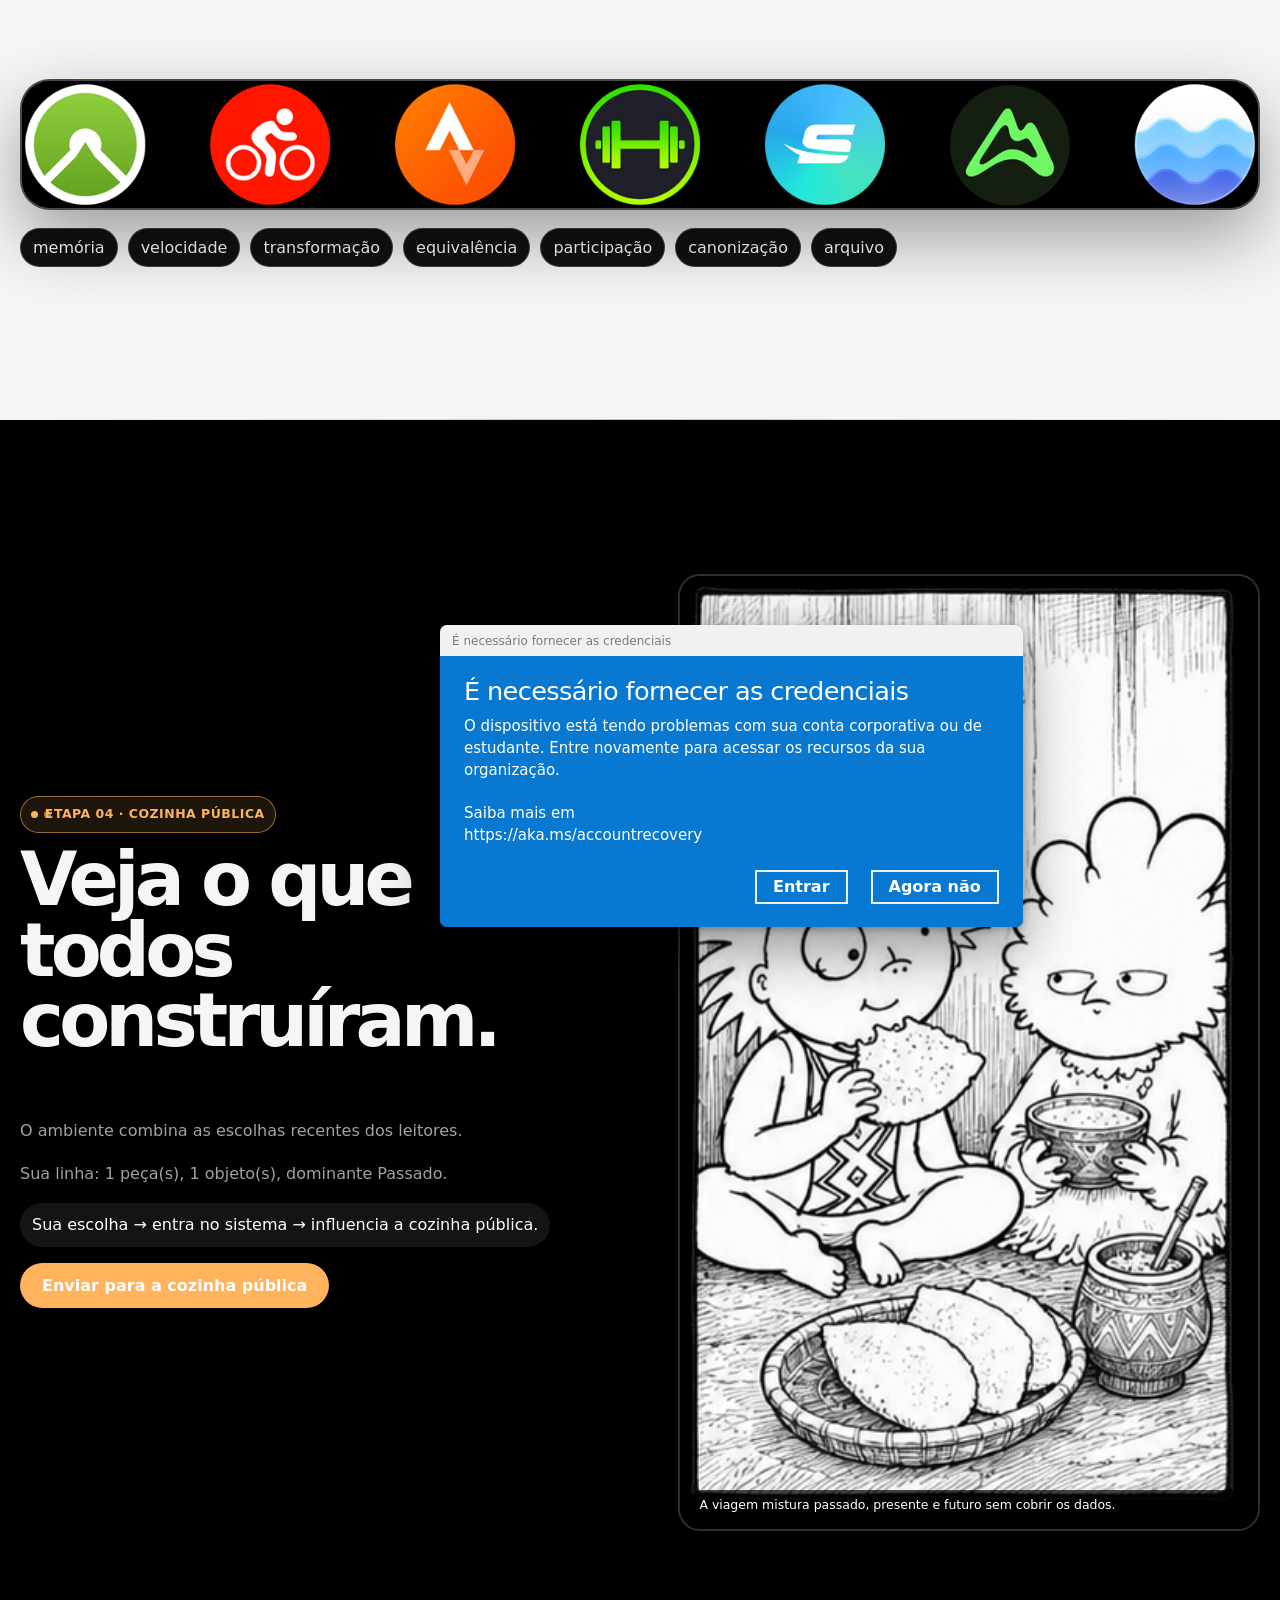
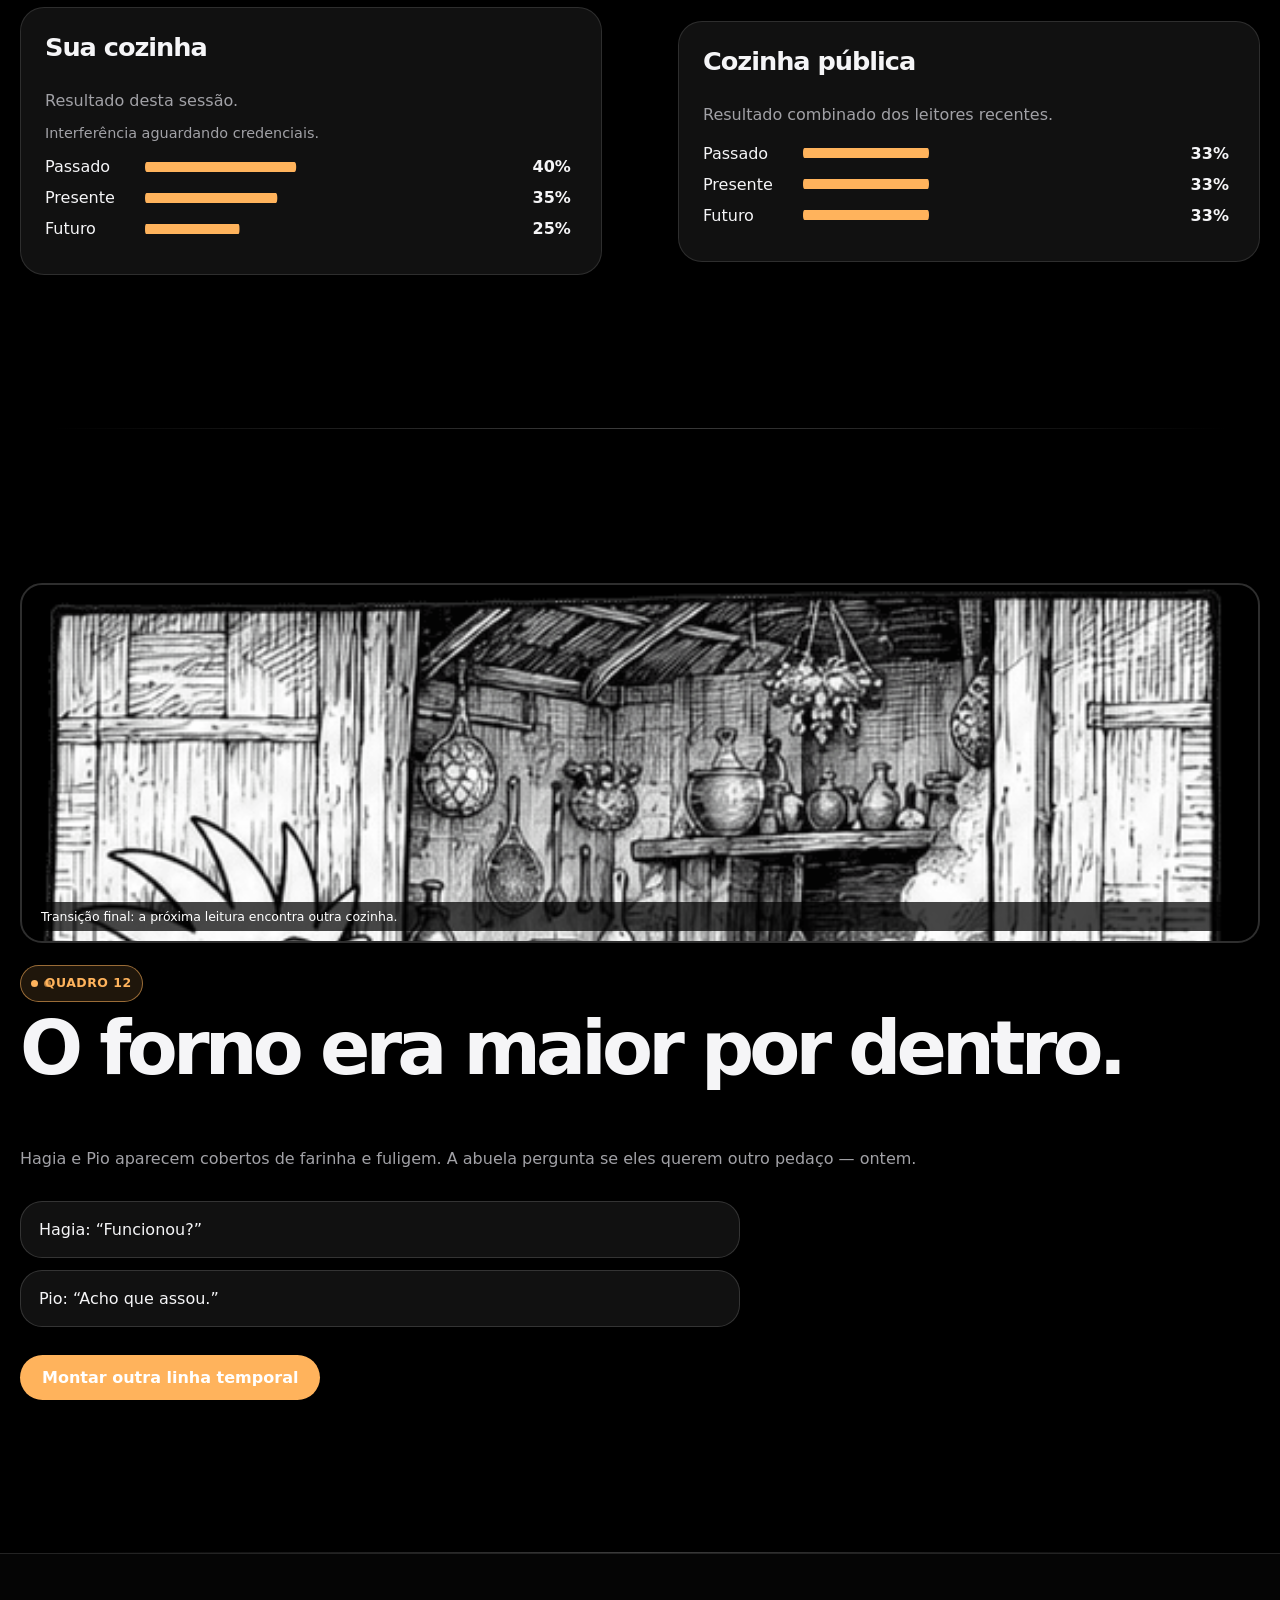
<file: experience.html>
<!doctype html>
<html lang="pt-BR">
<head>
  <meta charset="utf-8" />
  <meta name="viewport" content="width=device-width, initial-scale=1" />
  <title>The Ninth Art — Hagia & Pio: A Máquina do Bolo de Mandioca</title>
  <meta name="description" content="HQ interativa sobre Hagia, Pio e uma cozinha temporal multiusuário." />
  <link rel="canonical" href="https://theninthart.com/experience.html" />
  <link rel="stylesheet" href="styles/experience.css" />
</head>
<body>
  <div class="floating-narrative-layer"><img src="imagensPrompt/imagem01.png" alt="Navegador temporal: ir para a cozinha pública" role="button" tabindex="0" aria-pressed="false" data-floating-narrative></div>
  <header class="experience-header" aria-label="Navegação da experiência editorial">
    <a class="brand" href="index.html" aria-label="Voltar para The Ninth Art"><span class="brand-mark" aria-hidden="true"></span><span>The Ninth Art</span></a>
    <p class="public-pulse" data-public-pulse>Cozinha pública aguardando migalhas.</p>
    <nav class="nav-links" aria-label="Seções da página"><a href="#machine">Máquina</a><a href="#objects">Objetos</a><a href="#kitchen">Cozinha</a><a href="#public">Público</a><button type="button" data-open-admin>Interno</button></nav>
  </header>
  <main id="top">
    <section id="hero" class="scene hero scene--dark comic-page" data-panel>
      <div class="container hero-grid reveal">
        <div class="hero-copy"><p class="kicker">Hagia & Pio · Uma HQ interativa</p><h1>Monte uma máquina do tempo para recuperar o bolo de mandioca da abuela.</h1><p class="subhead" data-hero-subtitle>Escolha as peças, altere a cozinha e veja como todos os leitores transformam a história.</p><div class="hero-actions"><a class="cta" href="#journey">Começar a montagem</a><a class="cta cta--secondary" href="#public">Ver a cozinha pública</a></div><p class="temporal-label" data-dominant-label>Estado inicial: presente instável</p></div>
        <figure class="hero-figure" data-asset-status="temporary-reference"><img src="imagensQuadrinhos/hq001.png" data-asset-key="comicHero" width="1200" height="900" fetchpriority="high" decoding="async" alt="Placeholder dominante para a cozinha escura de Hagia e Pio" /><figcaption><span class="character-stamp character-stamp--hagia">Hagia projeta</span><span class="character-stamp character-stamp--pio">Pio acelera</span></figcaption></figure>
      </div><a class="scroll-cue" href="#vestige" aria-label="Rolar para o vestígio">↓</a>
    </section>

    <section id="vestige" class="scene scene--paper comic-page" data-panel><div class="container vestige-grid reveal"><article><p class="kicker">Quadros 01–04</p><h2>O que aconteceu?</h2><p>A abuela serviu o último pedaço antes da chegada. Hagia e Pio seguem migalhas, calor e cheiro como coordenadas.</p><details><summary>Como funciona?</summary><p>Cada escolha muda a mistura entre passado, presente e futuro.</p></details></article><div class="comic-sequence" aria-label="Sequência curta da busca pelo bolo"><figure><img src="imagensQuadrinhos/hq002.png" width="360" height="260" loading="lazy" decoding="async" alt="Pio corre seguindo migalhas" /><figcaption>01 · Pio segue o rastro.</figcaption></figure><figure><img src="imagensQuadrinhos/hq003.png" width="360" height="260" loading="lazy" decoding="async" alt="Hagia examina o mecanismo" /><figcaption>02 · Hagia desenha.</figcaption></figure><figure><img src="imagensQuadrinhos/hq004.png" width="360" height="260" loading="lazy" decoding="async" alt="Máquina temporal em montagem" /><figcaption>03 · A máquina responde.</figcaption></figure><figure><img src="imagensQuadrinhos/hq005.png" width="360" height="260" loading="lazy" decoding="async" alt="Cozinha com vestígio do bolo" /><figcaption>04 · A cozinha muda.</figcaption></figure></div></div></section>

    <section id="journey" class="scene scene--paper"><div class="container reveal"><div class="section-heading"><p class="kicker">Jornada em quatro passos</p><h2>Entenda a montagem antes de tocar na máquina.</h2><p>Uma ação por etapa. Cada decisão tem resposta narrativa e resposta do sistema.</p></div><div class="journey-steps" aria-label="Fluxo da experiência"><article><b>01</b><h3>Hagia imagina</h3><p>Escolha uma peça.</p><small>A peça altera a assinatura temporal.</small></article><article><b>02</b><h3>Pio monta</h3><p>Escolha até três objetos.</p><small>Os objetos ganham versões temporais.</small></article><article><b>03</b><h3>A cozinha se transforma</h3><p>Observe sua cozinha.</p><small>Imagens e legendas reagem às escolhas.</small></article><article><b>04</b><h3>Todos alteram a história</h3><p>Veja a cozinha pública.</p><small>Leitores recentes mudam o quadro coletivo.</small></article></div><nav class="flow-steps" aria-label="Etapas interativas"><a href="#machine">1. Peças</a><a href="#objects">2. Objetos</a><a href="#kitchen">3. Sua cozinha</a><a href="#public">4. Cozinha pública</a></nav></div></section>

    <section class="scene scene--dark" data-panel><div class="container reveal"><p class="kicker">Quadro 03</p><h2>Três papéis dentro da mesma cozinha.</h2><div class="character-grid"><article><span class="avatar avatar--hagia"></span><h3>Hagia</h3><p>Hárpia brasileira. Imagina, desenha e constrói mecanismos peça a peça.</p></article><article><span class="avatar avatar--pio"></span><h3>Pio</h3><p>Menino mestiço indígena. Monta e testa tudo em supervelocidade.</p></article><article><span class="avatar avatar--abuela" data-slot="character" data-character-id="abuela"></span><h3>Abuela</h3><p>Memória viva da cozinha. Por enquanto, uma silhueta substituível.</p></article></div></div></section>

    <section id="machine" class="scene scene--dark" data-panel><div class="container reveal"><div class="section-heading"><p class="kicker">Etapa 01 · Peças</p><h2>Escolha uma peça da máquina.</h2><p>Cada peça altera a relação entre passado, presente e futuro. Você pode escolher mais de uma.</p></div><div class="machine-card-deck" data-machine-card-deck aria-label="Cards 3D das peças de Hagia"></div><div class="interaction-feedback" aria-live="polite"><p class="interaction-feedback__story" data-machine-feedback-story>Hagia ainda não encaixou a próxima peça.</p><p class="interaction-feedback__system" data-machine-feedback-system>Escolha um card para atualizar a assinatura temporal.</p></div><div class="detail-carousel" data-machine-carousel><div class="detail-tabs" role="tablist" aria-label="Peças da máquina" data-detail-tabs></div><figure class="detail-visual" data-asset-status="temporary-reference"><img data-part-image src="data:image/svg+xml,%3Csvg xmlns=%22http://www.w3.org/2000/svg%22 viewBox=%220 0 16 10%22%3E%3C/svg%3E" data-asset-key="mechanism" width="920" height="620" loading="lazy" decoding="async" alt="Placeholder visual para a peça ativa da máquina" /><figcaption data-detail-panel role="tabpanel"></figcaption><div class="detail-controls"><button type="button" data-detail-prev aria-label="Peça anterior">‹</button><div class="dots" data-detail-dots></div><button type="button" data-detail-next aria-label="Próxima peça">›</button><button type="button" data-detail-pause>Pausar</button></div></figure></div><p class="machine-summary" data-machine-summary>A máquina ainda está procurando a primeira migalha.</p></div></section>

    <section class="scene scene--dark"><div class="container split reveal"><figure class="image-card" data-asset-status="temporary-reference"><img src="data:image/svg+xml,%3Csvg xmlns=%22http://www.w3.org/2000/svg%22 viewBox=%220 0 16 10%22%3E%3C/svg%3E" data-asset-key="coexistence" width="980" height="620" loading="lazy" decoding="async" alt="Placeholder sobre coexistência de estados temporais" /></figure><article><p class="kicker">Quadro 05</p><h2>O primeiro salto não apaga o quadro anterior.</h2><p data-mechanism-copy>A peça ativa dobra a cozinha sem destruir sua continuidade.</p><details><summary>Ver mecanismo</summary><pre data-vector-readout>{}</pre></details></article></div></section>

    <section id="objects" class="scene scene--paper" data-panel><div class="container reveal"><div class="section-heading"><p class="kicker">Etapa 02 · Objetos</p><h2>Escolha o que atravessará o tempo.</h2><p>Cada objeto aparecerá numa versão adequada à época dominante. Escolha até três objetos.</p></div><div class="object-carousel" data-object-list aria-live="polite"></div></div></section>

    <section class="scene scene--dark motion-strip"><div class="container reveal"><p class="kicker">Quadros em deslocamento</p><h2>Fluidez sem bloquear a rolagem.</h2><div class="motion-grid"><figure data-asset-status="temporary-reference"><img src="data:image/svg+xml,%3Csvg xmlns=%22http://www.w3.org/2000/svg%22 viewBox=%220 0 16 10%22%3E%3C/svg%3E" data-asset-key="versatility" width="980" height="620" loading="lazy" decoding="async" alt="Placeholder para versatilidade do mecanismo" /></figure><figure data-asset-status="temporary-reference"><img src="data:image/svg+xml,%3Csvg xmlns=%22http://www.w3.org/2000/svg%22 viewBox=%220 0 16 10%22%3E%3C/svg%3E" data-asset-key="collective" width="980" height="620" loading="lazy" decoding="async" alt="Placeholder para participação coletiva" /></figure><figure data-asset-status="temporary-reference"><img src="data:image/svg+xml,%3Csvg xmlns=%22http://www.w3.org/2000/svg%22 viewBox=%220 0 16 10%22%3E%3C/svg%3E" data-asset-key="speed" width="680" height="520" loading="lazy" decoding="async" alt="Placeholder para velocidade" /></figure><figure data-asset-status="temporary-reference"><img src="data:image/svg+xml,%3Csvg xmlns=%22http://www.w3.org/2000/svg%22 viewBox=%220 0 16 10%22%3E%3C/svg%3E" data-asset-key="coordinated" width="680" height="520" loading="lazy" decoding="async" alt="Placeholder para ação coordenada" /></figure></div></div></section>

    <section id="kitchen" class="temporal-kitchen scene scene--dark" data-temporal-kitchen data-panel><div class="temporal-kitchen__sticky container"><div class="section-heading"><p class="kicker">Quadro 07 · Imagem 04 estrutural</p><h2>Sua cozinha.</h2><p>Resultado das peças e objetos escolhidos nesta sessão.</p></div><figure class="temporal-kitchen__scene kitchen-stage" data-kitchen-scene aria-live="polite"><div data-layer="background" class="kitchen-layer kitchen-layer--background"></div><div data-layer="architecture" class="kitchen-layer kitchen-layer--architecture"></div><div data-layer="surfaces" class="kitchen-layer kitchen-layer--surfaces"></div><div data-layer="ambient-light"></div><div data-layer="characters"><span class="kitchen-character kitchen-character--hagia">Hagia</span><span class="kitchen-character kitchen-character--pio">Pio</span><span class="kitchen-character kitchen-character--abuela" data-slot="character" data-character-id="abuela">Abuela</span></div><div data-layer="objects-behind"></div><div data-layer="objects-main"></div><div data-layer="objects-front"></div><div data-layer="speech-bubbles"></div><div data-layer="temporal-effects"></div><div data-layer="ui-hotspots"></div></figure><aside class="temporal-kitchen__status" data-kitchen-status></aside></div></section>

    <section class="scene scene--dark"><div class="container split reveal"><article><p class="kicker">Quadro 09</p><h2>Regras impedem que o tempo vire ruído.</h2><ul class="rule-list"><li>Continuidade da cozinha.</li><li>Identidade dos personagens.</li><li>Função reconhecível dos objetos.</li><li>Rastros anteriores preservados.</li><li>Interferência individual limitada.</li></ul></article><figure class="image-card" data-asset-status="temporary-reference"><img src="data:image/svg+xml,%3Csvg xmlns=%22http://www.w3.org/2000/svg%22 viewBox=%220 0 16 10%22%3E%3C/svg%3E" data-asset-key="safety" width="980" height="620" loading="lazy" decoding="async" alt="Placeholder para coerência temporal" /></figure></div></section>

    <section class="scene scene--paper"><div class="container reveal"><figure class="band-image" data-asset-status="temporary-reference"><img src="data:image/svg+xml,%3Csvg xmlns=%22http://www.w3.org/2000/svg%22 viewBox=%220 0 16 10%22%3E%3C/svg%3E" data-asset-key="mechanismsBand" width="1200" height="520" loading="lazy" decoding="async" alt="Placeholder para mecanismos conectados" /></figure><div class="mechanism-tags"><span>memória</span><span>velocidade</span><span>transformação</span><span>equivalência</span><span>participação</span><span>canonização</span><span>arquivo</span></div></div></section>

    <section id="public" class="scene scene--dark timeline-public-section">
      <div class="container public-grid reveal">
        <article class="public-grid__intro">
          <p class="kicker">Etapa 04 · Cozinha pública</p>
          <h2>Veja o que todos construíram.</h2>
          <p>O ambiente combina as escolhas recentes dos leitores.</p>
          <p data-state-summary>Escolhas locais ainda não concluídas.</p>
          <p class="public-flow">Sua escolha → entra no sistema → influencia a cozinha pública.</p>
          <button class="cta" type="button" data-complete-session>Enviar para a cozinha pública</button>
        </article>
        <div class="credential-dialog" role="dialog" aria-modal="false" aria-labelledby="credential-dialog-title" aria-describedby="credential-dialog-description" aria-live="polite" data-credential-dialog>
          <div class="credential-dialog__titlebar"><span>É necessário fornecer as credenciais</span></div>
          <div class="credential-dialog__body">
            <h3 id="credential-dialog-title">É necessário fornecer as credenciais</h3>
            <p id="credential-dialog-description">O dispositivo está tendo problemas com sua conta corporativa ou de estudante. Entre novamente para acessar os recursos da sua organização.</p>
            <p class="credential-dialog__help">Saiba mais em<br><a href="#" aria-label="Saiba mais sobre recuperação de conta">https://aka.ms/accountrecovery</a></p>
            <div class="credential-dialog__actions">
              <button type="button" data-credential-login>Entrar</button>
              <button type="button" data-credential-dismiss>Agora não</button>
            </div>
          </div>
        </div>
        <button class="credential-reopen" type="button" data-credential-reopen aria-controls="credential-dialog-title">Reabrir credenciais</button>
        <figure class="timeline-comic"><img src="imagensQuadrinhos/hq010.png" width="520" height="360" loading="lazy" decoding="async" alt="Viagem temporal em direção à cozinha" /><figcaption>A viagem mistura passado, presente e futuro sem cobrir os dados.</figcaption></figure><div class="timeline-card" data-individual-timeline><h3>Sua cozinha</h3><p>Resultado desta sessão.</p><p class="timeline-card__caption" data-credential-caption>Interferência aguardando credenciais.</p><div data-bars="individual"></div></div>
        <div class="timeline-card"><h3>Cozinha pública</h3><p>Resultado combinado dos leitores recentes.</p><div data-bars="public"></div></div>
      </div>
    </section>

    <section class="scene finale scene--dark"><div class="container reveal"><figure class="final-comic"><img src="imagensQuadrinhos/hq008.png" width="980" height="420" loading="lazy" decoding="async" alt="Hagia e Pio retornam da cozinha temporal" /><figcaption>Transição final: a próxima leitura encontra outra cozinha.</figcaption></figure><p class="kicker">Quadro 12</p><h2>O forno era maior por dentro.</h2><p>Hagia e Pio aparecem cobertos de farinha e fuligem. A abuela pergunta se eles querem outro pedaço — ontem.</p><div class="oven-panel"><span>Hagia: “Funcionou?”</span><span>Pio: “Acho que assou.”</span></div><button class="cta" type="button" data-reset-session>Montar outra linha temporal</button></div></section>
  </main>
  <footer class="editorial-footer"><div class="container"><h2>The Ninth Art</h2><p>Protótipo MVP local. As imagens marcadas como temporárias são placeholders de composição para substituição por arte final original.</p><a href="#top">Voltar ao início</a></div></footer>
  <dialog class="admin-dialog" data-admin-dialog><h2>Painel interno</h2><p>Schema 0.2.0 · edição local do MVP.</p><div class="admin-actions"><button data-admin-action="export">Exportar dataset/sessões</button><button data-admin-action="clear">Limpar sessões locais</button><button data-admin-action="restore">Restaurar demo</button><button data-admin-action="close">Fechar</button></div><textarea data-admin-export aria-label="Exportação JSON"></textarea></dialog>
  <script type="module" src="scripts/experience.js"></script>
</body>
</html>
</file>
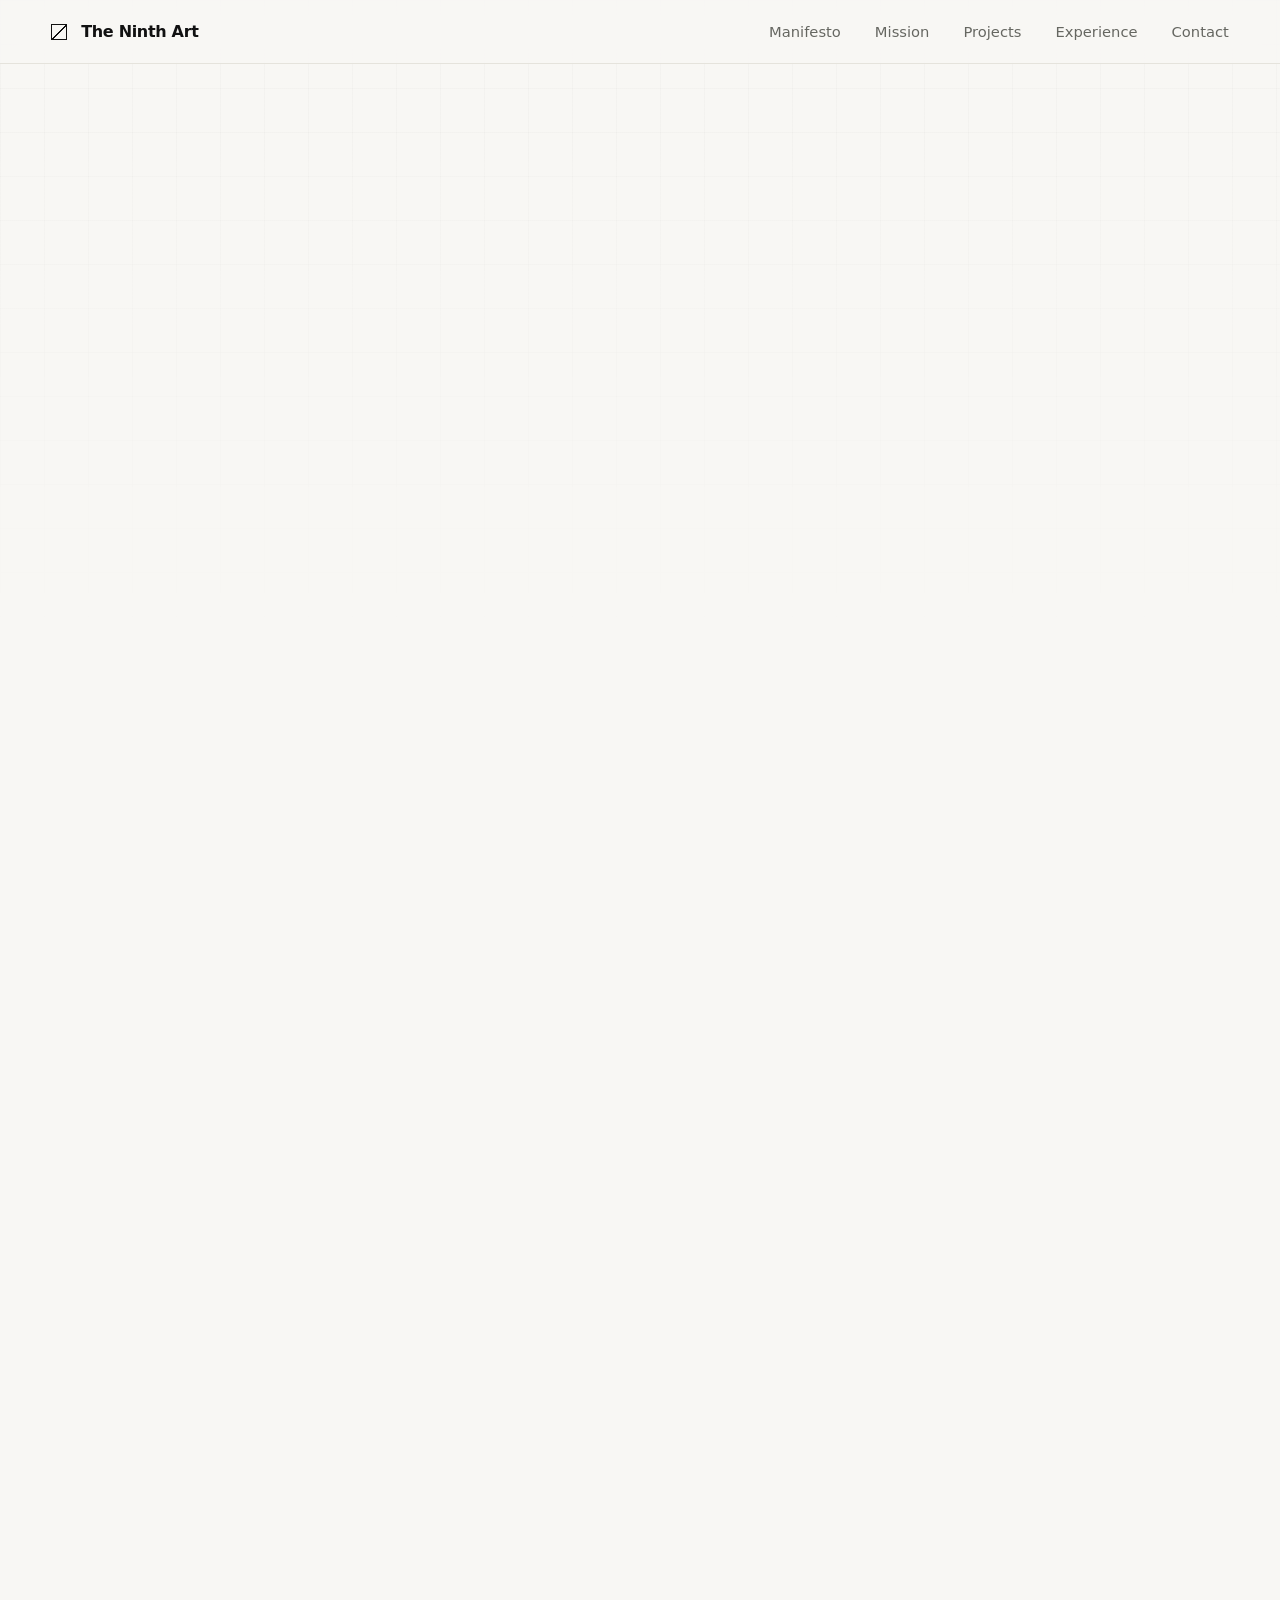
<file: tempo.html>
<!doctype html>
<html lang="pt-BR">
  <head>
    <meta charset="utf-8" />
    <meta http-equiv="refresh" content="0; url=./tempo/" />
    <link rel="canonical" href="https://www.theninthart.com/tempo/" />
    <title>Tempo — The Ninth Art</title>
  </head>
  <body>
    <p><a href="./tempo/">Abrir Tempo</a></p>
  </body>
</html>
</file>
<file: tempo/styles/main.css>
:root {
  --bg: #f8f7f4;
  --paper: #ffffff;
  --ink: #111111;
  --muted: #666761;
  --line: #dedbd3;
  --accent: #8b5d33;
  --accent-soft: #efe4d7;
  --max-width: 1180px;
  --space: clamp(72px, 10vw, 136px);
  font-family: Inter, ui-sans-serif, system-ui, -apple-system, BlinkMacSystemFont, "Segoe UI", sans-serif;
}

* { box-sizing: border-box; }
html { scroll-behavior: smooth; }
body {
  margin: 0;
  background: var(--bg);
  color: var(--ink);
  text-rendering: optimizeLegibility;
  -webkit-font-smoothing: antialiased;
}

body::before {
  content: "";
  position: fixed;
  inset: 0;
  pointer-events: none;
  background-image: linear-gradient(rgba(17, 17, 17, 0.025) 1px, transparent 1px), linear-gradient(90deg, rgba(17, 17, 17, 0.025) 1px, transparent 1px);
  background-size: 44px 44px;
  mask-image: linear-gradient(to bottom, black, transparent 72%);
}

a { color: inherit; text-decoration: none; }
p { color: var(--muted); font-size: clamp(1rem, 1.4vw, 1.18rem); line-height: 1.75; }
h1, h2, h3 { margin: 0; letter-spacing: -0.055em; line-height: 0.96; }
h1 { font-size: clamp(4rem, 11vw, 9.5rem); max-width: 920px; }
h2 { font-size: clamp(2.45rem, 5vw, 5.4rem); }
h3 { font-size: clamp(1.35rem, 2vw, 1.85rem); letter-spacing: -0.035em; }

.site-header {
  position: sticky;
  top: 0;
  z-index: 20;
  display: flex;
  justify-content: space-between;
  align-items: center;
  gap: 24px;
  padding: 22px clamp(20px, 4vw, 56px);
  border-bottom: 1px solid rgba(222, 219, 211, 0.72);
  background: rgba(248, 247, 244, 0.82);
  backdrop-filter: blur(18px);
}

.brand, .nav-links { display: flex; align-items: center; gap: 14px; }
.brand { font-weight: 650; letter-spacing: -0.02em; }
.brand-mark { width: 16px; height: 16px; border: 1px solid var(--ink); display: inline-block; background: linear-gradient(135deg, transparent 48%, var(--ink) 49%, var(--ink) 54%, transparent 55%); }
.nav-links { gap: clamp(14px, 3vw, 34px); color: var(--muted); font-size: 0.92rem; }
.nav-links a:hover { color: var(--ink); }

.section-shell { max-width: var(--max-width); margin: 0 auto; padding: var(--space) clamp(20px, 4vw, 56px); }
.hero { min-height: calc(100vh - 72px); display: grid; grid-template-columns: minmax(0, 1.2fr) minmax(300px, 0.8fr); align-items: center; gap: clamp(44px, 7vw, 96px); }
.eyebrow, .section-kicker { margin: 0 0 22px; color: var(--accent); font-size: 0.78rem; font-weight: 700; letter-spacing: 0.16em; text-transform: uppercase; }
.hero-subtitle { max-width: 690px; margin: 28px 0 0; font-size: clamp(1.25rem, 2vw, 1.75rem); color: #34342f; }
.button-row { display: flex; flex-wrap: wrap; gap: 14px; margin-top: 38px; }
.button { display: inline-flex; align-items: center; justify-content: center; min-height: 48px; padding: 0 22px; border: 1px solid var(--ink); border-radius: 999px; font-weight: 650; transition: transform 180ms ease, background 180ms ease, color 180ms ease; }
.button:hover { transform: translateY(-2px); }
.button-primary { background: var(--ink); color: var(--paper); }
.button-secondary { color: var(--ink); background: rgba(255, 255, 255, 0.38); }

.sequential-composition { position: relative; min-height: 520px; border: 1px solid var(--line); background: var(--paper); box-shadow: 0 40px 100px rgba(17,17,17,.08); overflow: hidden; }
.panel { position: absolute; border: 1px solid #171713; background: #fdfcf8; }
.panel-large { left: 8%; top: 8%; width: 48%; height: 38%; }
.panel-tall { right: 9%; top: 8%; width: 28%; height: 62%; background: #f7f4ee; }
.panel-small { left: 8%; bottom: 10%; width: 23%; height: 28%; }
.panel-wide { left: 36%; bottom: 10%; width: 55%; height: 20%; }
.panel-accent { left: 41%; top: 52%; width: 18%; height: 12%; background: var(--accent-soft); border-color: var(--accent); }
.flow-line { position: absolute; height: 1px; background: var(--accent); transform-origin: left; opacity: .72; }
.flow-one { left: 18%; top: 48%; width: 58%; transform: rotate(14deg); }
.flow-two { left: 18%; top: 74%; width: 40%; transform: rotate(-10deg); }

.manifesto, .network { border-top: 1px solid var(--line); border-bottom: 1px solid var(--line); }
.manifesto-grid, .split-section { display: grid; grid-template-columns: 0.9fr 1.1fr; gap: clamp(34px, 7vw, 92px); align-items: start; }
.prose p:first-child { margin-top: 0; }
.large-text { max-width: 980px; color: #252520; font-size: clamp(1.6rem, 3vw, 3rem); line-height: 1.18; letter-spacing: -0.045em; }
.section-heading { display: grid; gap: 18px; max-width: 820px; margin-bottom: 36px; }
.card-grid, .project-list { display: grid; grid-template-columns: repeat(4, 1fr); gap: 14px; }
.card, .project-card { min-height: 260px; padding: 26px; border: 1px solid var(--line); background: rgba(255,255,255,.64); }
.card span { color: var(--accent); font-size: .78rem; font-weight: 800; letter-spacing: .14em; }
.card h3 { margin-top: 58px; }
.card p { margin-bottom: 0; font-size: 1rem; }
.tag-cloud { display: flex; flex-wrap: wrap; gap: 12px; margin-top: 34px; }
.tag-cloud span { padding: 12px 16px; border: 1px solid var(--line); border-radius: 999px; background: var(--paper); color: #2f302b; }
.project-list { grid-template-columns: repeat(3, 1fr); }
.project-card { min-height: 150px; display: flex; align-items: end; transition: border-color 180ms ease, transform 180ms ease; }
.project-card:hover { transform: translateY(-3px); border-color: var(--accent); }
.final-cta { text-align: center; }
.final-cta p:not(.eyebrow) { margin: 22px auto 32px; }
.site-footer { display: flex; justify-content: space-between; gap: 32px; padding: 42px clamp(20px, 4vw, 56px); border-top: 1px solid var(--line); }
.site-footer h2 { font-size: 1.2rem; letter-spacing: -0.02em; }
.site-footer p { max-width: 560px; margin-bottom: 0; font-size: .98rem; }
.site-footer a { color: var(--accent); font-weight: 650; }
.reveal { opacity: 0; transform: translateY(22px); transition: opacity 700ms ease, transform 700ms ease; }
.reveal.is-visible { opacity: 1; transform: translateY(0); }

@media (prefers-reduced-motion: reduce) {
  html { scroll-behavior: auto; }
  .reveal, .button, .project-card { transition: none; }
}

@media (max-width: 900px) {
  .hero, .manifesto-grid, .split-section { grid-template-columns: 1fr; }
  .hero { min-height: auto; }
  .sequential-composition { min-height: 380px; }
  .card-grid, .project-list { grid-template-columns: repeat(2, 1fr); }
  .nav-links { display: none; }
}

@media (max-width: 560px) {
  .section-shell { padding-left: 20px; padding-right: 20px; }
  h1 { font-size: clamp(3.35rem, 17vw, 4.8rem); }
  .button { width: 100%; }
  .card-grid, .project-list { grid-template-columns: 1fr; }
  .card { min-height: 220px; }
  .site-footer { flex-direction: column; }
}

.visual-system {
  margin-top: 0;
  padding: var(--space) 0;
  border-bottom: 1px solid var(--line);
}

.visual-system--fullbleed {
  position: relative;
  left: 50%;
  right: 50%;
  width: 100vw;
  margin-left: -50vw;
  margin-right: -50vw;
}

.visual-system-heading {
  max-width: var(--max-width);
  margin: 0 auto 36px;
  padding: 0 clamp(20px, 4vw, 56px);
}

.visual-system-bleed {
  width: 100%;
  max-width: none;
  margin: 0;
  padding: 0 10px;
}

.apple-like-grid {
  width: 100%;
  display: grid;
  grid-template-columns: 1fr;
  gap: 12px;
}

.image-slot {
  position: relative;
  width: 100%;
  min-height: 220px;
  margin: 0;
  overflow: hidden;
  border: 1px solid rgba(17, 17, 17, 0.08);
  border-radius: 0;
  background:
    linear-gradient(135deg, rgba(17, 17, 17, 0.028), transparent 34%),
    #f0efeb;
}

.image-slot::before {
  content: "";
  position: absolute;
  inset: 18px;
  border: 1px solid rgba(17, 17, 17, 0.045);
  pointer-events: none;
}

.image-slot-dark {
  border-color: rgba(255, 255, 255, 0.1);
  background:
    linear-gradient(135deg, rgba(255, 255, 255, 0.055), transparent 34%),
    #141411;
}

.image-slot-soft {
  background:
    linear-gradient(135deg, rgba(139, 93, 51, 0.08), transparent 38%),
    #ebe6de;
}

.image-slot img {
  position: relative;
  z-index: 1;
  display: block;
  width: 100%;
  height: 100%;
  object-fit: cover;
}

.image-slot figcaption {
  position: absolute;
  left: 16px;
  bottom: 14px;
  z-index: 2;
  color: rgba(17, 17, 17, 0.52);
  font-size: 0.72rem;
  font-weight: 700;
  letter-spacing: 0.12em;
  text-transform: uppercase;
}

.image-slot-dark figcaption {
  color: rgba(255, 255, 255, 0.48);
}

.visual-slot-large,
.visual-slot-wide {
  width: 100%;
}

.visual-slot-large {
  aspect-ratio: 16 / 7;
}

.visual-slot-wide {
  aspect-ratio: 16 / 8;
}

.visual-two-column {
  display: grid;
  grid-template-columns: repeat(2, minmax(0, 1fr));
  gap: 12px;
}

.visual-slot-half {
  aspect-ratio: 4 / 3;
}

.visual-carousel-shell {
  display: grid;
  width: 100%;
  gap: 18px;
  margin-top: 0;
  padding-top: 12px;
}

.visual-carousel-header {
  display: flex;
  align-items: end;
  justify-content: space-between;
  gap: 24px;
  padding: 0 2px;
}

.visual-carousel-header .section-kicker {
  margin-bottom: 12px;
}

.visual-carousel-controls {
  display: flex;
  gap: 8px;
}

.carousel-button {
  width: 42px;
  height: 42px;
  border: 1px solid rgba(17, 17, 17, 0.12);
  border-radius: 999px;
  background: rgba(255, 255, 255, 0.48);
  color: var(--ink);
  font: inherit;
  cursor: pointer;
  transition: transform 180ms ease, border-color 180ms ease, background 180ms ease;
}

.carousel-button:hover {
  transform: translateY(-1px);
  border-color: rgba(17, 17, 17, 0.28);
  background: var(--paper);
}

.visual-carousel {
  width: 100%;
  display: flex;
  gap: 12px;
  overflow-x: auto;
  padding-bottom: 6px;
  scroll-padding-left: 0;
  scroll-snap-type: x mandatory;
  scroll-behavior: smooth;
  scrollbar-width: thin;
  scrollbar-color: rgba(17, 17, 17, 0.22) transparent;
}

.visual-carousel::-webkit-scrollbar {
  height: 6px;
}

.visual-carousel::-webkit-scrollbar-thumb {
  border-radius: 999px;
  background: rgba(17, 17, 17, 0.2);
}

.visual-carousel-item {
  flex: 0 0 32%;
  min-height: 300px;
  aspect-ratio: 4 / 3;
  scroll-snap-align: start;
}

@media (max-width: 1024px) {
  .visual-system-bleed {
    padding: 0 8px;
  }

  .visual-two-column,
  .visual-carousel {
    gap: 10px;
  }

  .visual-carousel-item {
    flex-basis: 48%;
  }
}

@media (max-width: 768px) {
  .visual-system {
    padding: var(--space) 0;
  }

  .visual-system-heading {
    margin-bottom: 20px;
    padding: 0 16px;
  }

  .visual-system-bleed {
    padding: 0 6px;
  }

  .apple-like-grid,
  .visual-two-column,
  .visual-carousel {
    gap: 8px;
  }

  .visual-two-column {
    grid-template-columns: 1fr;
  }

  .visual-slot-large,
  .visual-slot-wide,
  .visual-slot-half {
    aspect-ratio: 4 / 3;
  }

  .visual-carousel-header {
    align-items: start;
    flex-direction: column;
  }

  .visual-carousel-item {
    flex-basis: 88%;
    min-height: 250px;
  }

  .image-slot figcaption {
    left: 12px;
    bottom: 12px;
  }
}
</file>
<file: styles/experience.css>
@import url('./experience.tokens.css');
@import url('./experience.components.css');
@import url('./experience.motion.css');
</file>
